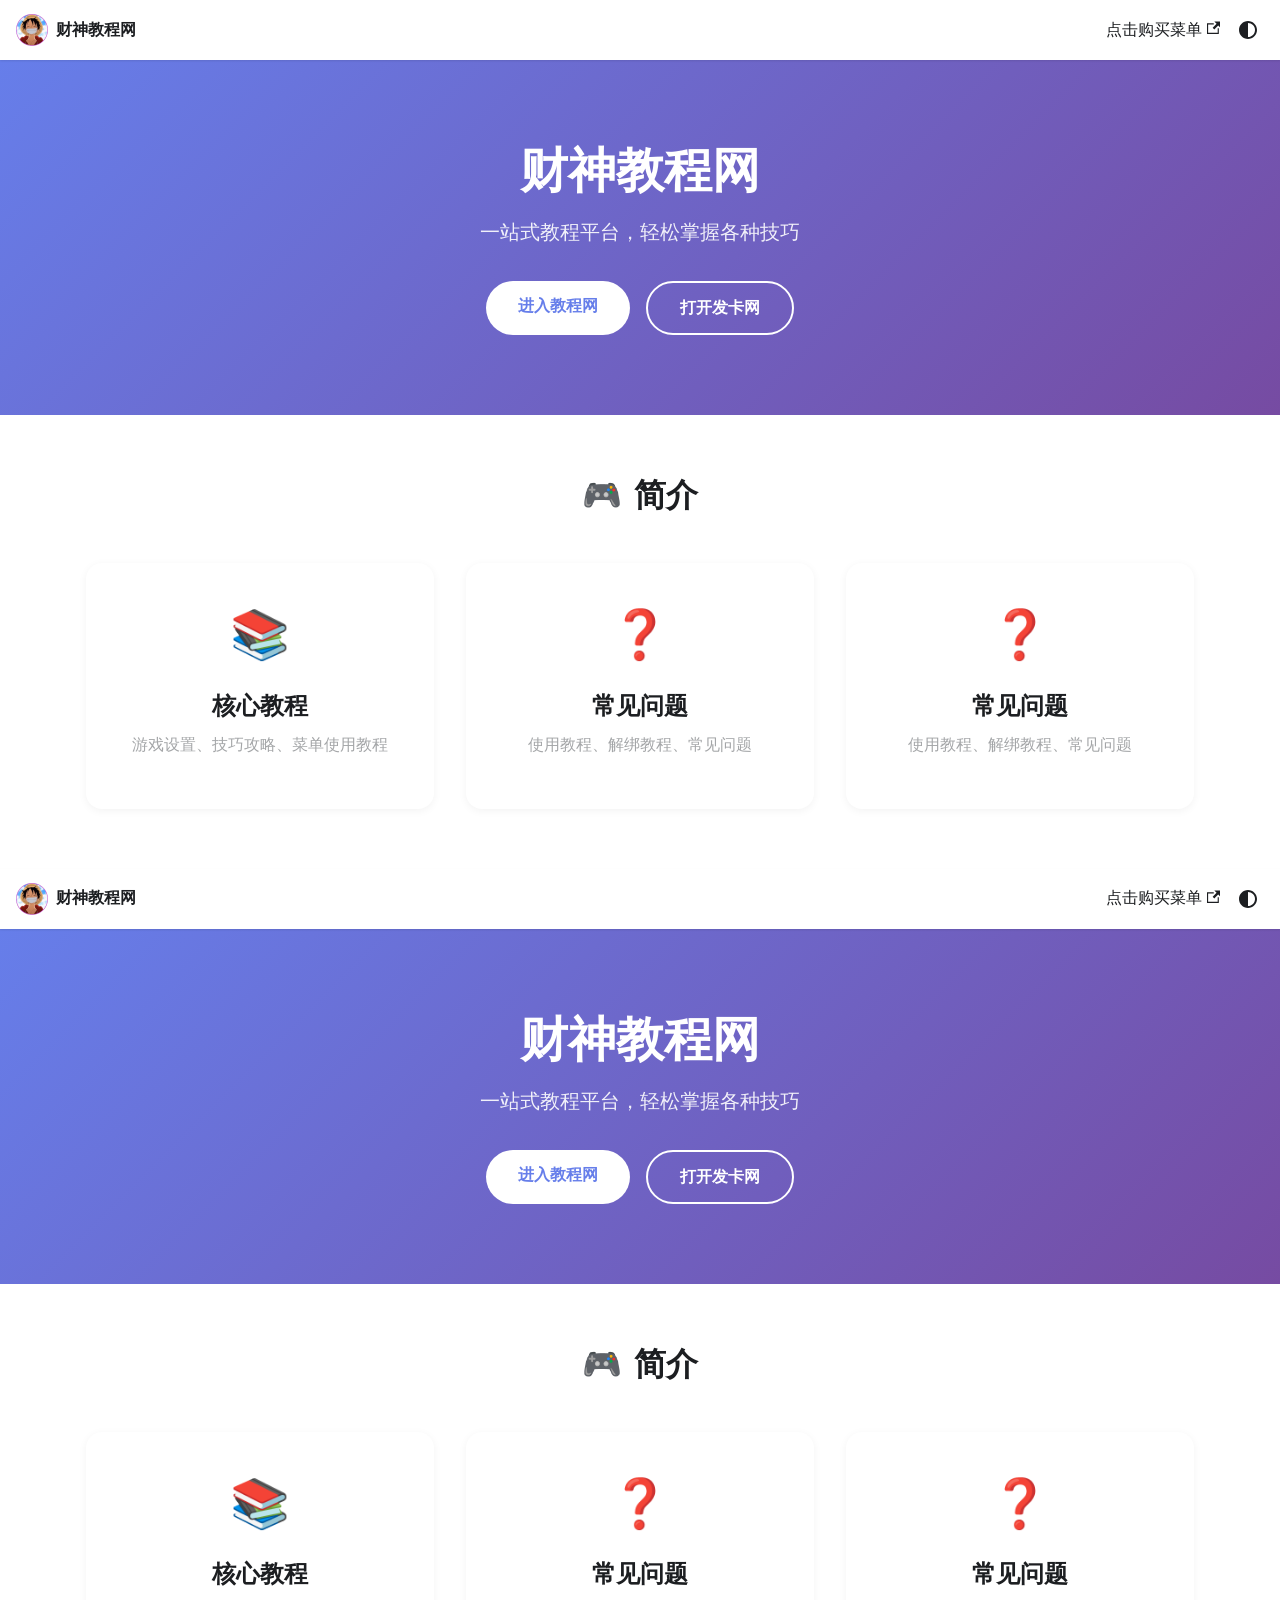
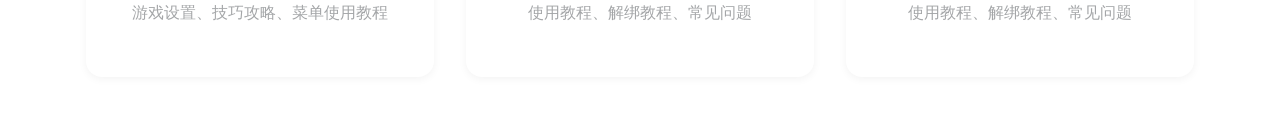
<file: index.html>
<!doctype html><html lang=en dir=ltr class="plugin-pages plugin-id-default" data-has-hydrated=false><head><meta charset=UTF-8><meta name=generator content="Docusaurus v3.10.0"><title data-rh=true>财神教程网</title><meta data-rh=true name=viewport content="width=device-width, initial-scale=1.0"/><meta data-rh=true name=twitter:card content=summary_large_image /><meta data-rh=true property=og:image content=https://docs.xmenu,vip/img/docusaurus-social-card.jpg /><meta data-rh=true name=twitter:image content=https://docs.xmenu,vip/img/docusaurus-social-card.jpg /><meta data-rh=true property=og:url content=https://docs.xmenu,vip/ /><meta data-rh=true property=og:locale content=en /><meta data-rh=true name=docusaurus_locale content=en /><meta data-rh=true name=docusaurus_tag content=default /><meta data-rh=true name=docsearch:language content=en /><meta data-rh=true name=docsearch:docusaurus_tag content=default /><meta data-rh=true property=og:title content=财神教程网 /><meta data-rh=true name=description content=教程网站 /><meta data-rh=true property=og:description content=教程网站 /><link data-rh=true rel=icon href=/img/favicon.ico /><link data-rh=true rel=canonical href=https://docs.xmenu,vip/ /><link data-rh=true rel=alternate href=https://docs.xmenu,vip/ hreflang=en /><link data-rh=true rel=alternate href=https://docs.xmenu,vip/ hreflang=x-default /><script data-rh=true>document.addEventListener("DOMContentLoaded",function(){void 0===window.docusaurus&&insertBanner()});function insertBanner(){var n=document.createElement("div");n.id="__docusaurus-base-url-issue-banner-container",n.innerHTML='\n<div id="__docusaurus-base-url-issue-banner" style="border: thick solid red; background-color: rgb(255, 230, 179); margin: 20px; padding: 20px; font-size: 20px;">\n   <p style="font-weight: bold; font-size: 30px;">Your Docusaurus site did not load properly.</p>\n   <p>A very common reason is a wrong site <a href="https://docusaurus.io/docs/docusaurus.config.js/#baseUrl" style="font-weight: bold;">baseUrl configuration</a>.</p>\n   <p>Current configured baseUrl = <span style="font-weight: bold; color: red;">/</span>  (default value)</p>\n   <p>We suggest trying baseUrl = <span id="__docusaurus-base-url-issue-banner-suggestion-container" style="font-weight: bold; color: green;"></span></p>\n</div>\n',document.body.prepend(n);var e=document.getElementById("__docusaurus-base-url-issue-banner-suggestion-container"),s=window.location.pathname;e.innerHTML="/"===s.substr(-1)?s:s+"/"}</script><link rel=stylesheet href=/assets/css/styles.ab7f8681.css /><script src=/assets/js/runtime~main.5036b785.js defer></script><script src=/assets/js/main.27399aa5.js defer></script></head><body><svg style="display: none;"><defs>
<symbol id=theme-svg-external-link viewBox="0 0 24 24"><path fill=currentColor d="M21 13v10h-21v-19h12v2h-10v15h17v-8h2zm3-12h-10.988l4.035 4-6.977 7.07 2.828 2.828 6.977-7.07 4.125 4.172v-11z"/></symbol>
</defs></svg>
<script>!function(){var t=function(){try{return new URLSearchParams(window.location.search).get("docusaurus-theme")}catch(t){}}()||function(){try{return window.localStorage.getItem("theme-d13")}catch(t){}}();document.documentElement.setAttribute("data-theme",t||(window.matchMedia("(prefers-color-scheme: dark)").matches?"dark":"light")),document.documentElement.setAttribute("data-theme-choice",t||"system")}(),function(){try{for(var[t,e]of new URLSearchParams(window.location.search).entries())if(t.startsWith("docusaurus-data-")){var a=t.replace("docusaurus-data-","data-");document.documentElement.setAttribute(a,e)}}catch(t){}}()</script><div id=__docusaurus><link rel=preload as=image href=/img/favicon.ico /><div role=region aria-label="Skip to main content"><a class=skipToContent_fXgn href=#__docusaurus_skipToContent_fallback>Skip to main content</a></div><nav aria-label=Main class="theme-layout-navbar navbar navbar--fixed-top"><div class=navbar__inner><div class="theme-layout-navbar-left navbar__items"><button aria-label="Toggle navigation bar" aria-expanded=false class="navbar__toggle clean-btn" type=button><svg width=30 height=30 viewBox="0 0 30 30" aria-hidden=true><path stroke=currentColor stroke-linecap=round stroke-miterlimit=10 stroke-width=2 d="M4 7h22M4 15h22M4 23h22"/></svg></button><a class=navbar__brand href=/><div class=navbar__logo><img src=/img/favicon.ico alt="My Site Logo" class="themedComponent_mlkZ themedComponent--light_NVdE"/><img src=/img/favicon.ico alt="My Site Logo" class="themedComponent_mlkZ themedComponent--dark_xIcU"/></div><b class="navbar__title text--truncate">财神教程网</b></a></div><div class="theme-layout-navbar-right navbar__items navbar__items--right"><a href=https://xmenu.vip/ target=_blank rel="noopener noreferrer" class="navbar__item navbar__link">点击购买菜单<svg width=13.5 height=13.5 aria-label="(opens in new tab)" class=iconExternalLink_nPIU><use href=#theme-svg-external-link /></svg></a><div class="toggle_vylO colorModeToggle_DEke"><button class="clean-btn toggleButton_gllP toggleButtonDisabled_aARS" type=button disabled title="system mode" aria-label="Switch between dark and light mode (currently system mode)"><svg viewBox="0 0 24 24" width=24 height=24 aria-hidden=true class="toggleIcon_g3eP lightToggleIcon_pyhR"><path fill=currentColor d="M12,9c1.65,0,3,1.35,3,3s-1.35,3-3,3s-3-1.35-3-3S10.35,9,12,9 M12,7c-2.76,0-5,2.24-5,5s2.24,5,5,5s5-2.24,5-5 S14.76,7,12,7L12,7z M2,13l2,0c0.55,0,1-0.45,1-1s-0.45-1-1-1l-2,0c-0.55,0-1,0.45-1,1S1.45,13,2,13z M20,13l2,0c0.55,0,1-0.45,1-1 s-0.45-1-1-1l-2,0c-0.55,0-1,0.45-1,1S19.45,13,20,13z M11,2v2c0,0.55,0.45,1,1,1s1-0.45,1-1V2c0-0.55-0.45-1-1-1S11,1.45,11,2z M11,20v2c0,0.55,0.45,1,1,1s1-0.45,1-1v-2c0-0.55-0.45-1-1-1C11.45,19,11,19.45,11,20z M5.99,4.58c-0.39-0.39-1.03-0.39-1.41,0 c-0.39,0.39-0.39,1.03,0,1.41l1.06,1.06c0.39,0.39,1.03,0.39,1.41,0s0.39-1.03,0-1.41L5.99,4.58z M18.36,16.95 c-0.39-0.39-1.03-0.39-1.41,0c-0.39,0.39-0.39,1.03,0,1.41l1.06,1.06c0.39,0.39,1.03,0.39,1.41,0c0.39-0.39,0.39-1.03,0-1.41 L18.36,16.95z M19.42,5.99c0.39-0.39,0.39-1.03,0-1.41c-0.39-0.39-1.03-0.39-1.41,0l-1.06,1.06c-0.39,0.39-0.39,1.03,0,1.41 s1.03,0.39,1.41,0L19.42,5.99z M7.05,18.36c0.39-0.39,0.39-1.03,0-1.41c-0.39-0.39-1.03-0.39-1.41,0l-1.06,1.06 c-0.39,0.39-0.39,1.03,0,1.41s1.03,0.39,1.41,0L7.05,18.36z"/></svg><svg viewBox="0 0 24 24" width=24 height=24 aria-hidden=true class="toggleIcon_g3eP darkToggleIcon_wfgR"><path fill=currentColor d="M9.37,5.51C9.19,6.15,9.1,6.82,9.1,7.5c0,4.08,3.32,7.4,7.4,7.4c0.68,0,1.35-0.09,1.99-0.27C17.45,17.19,14.93,19,12,19 c-3.86,0-7-3.14-7-7C5,9.07,6.81,6.55,9.37,5.51z M12,3c-4.97,0-9,4.03-9,9s4.03,9,9,9s9-4.03,9-9c0-0.46-0.04-0.92-0.1-1.36 c-0.98,1.37-2.58,2.26-4.4,2.26c-2.98,0-5.4-2.42-5.4-5.4c0-1.81,0.89-3.42,2.26-4.4C12.92,3.04,12.46,3,12,3L12,3z"/></svg><svg viewBox="0 0 24 24" width=24 height=24 aria-hidden=true class="toggleIcon_g3eP systemToggleIcon_QzmC"><path fill=currentColor d="m12 21c4.971 0 9-4.029 9-9s-4.029-9-9-9-9 4.029-9 9 4.029 9 9 9zm4.95-13.95c1.313 1.313 2.05 3.093 2.05 4.95s-0.738 3.637-2.05 4.95c-1.313 1.313-3.093 2.05-4.95 2.05v-14c1.857 0 3.637 0.737 4.95 2.05z"/></svg></button></div><div class=navbarSearchContainer_Bca1></div></div></div><div role=presentation class=navbar-sidebar__backdrop></div></nav><div id=__docusaurus_skipToContent_fallback class="theme-layout-main main-wrapper mainWrapper_z2l0"><main><div class=welcome-section><div class=container><h1 class=welcome-title>财神教程网</h1><p class=welcome-desc>一站式教程平台，轻松掌握各种技巧<div class=welcome-buttons><a class=btn-primary href=/docs/intro>进入教程网</a><a href=https://xmenu.vip/ target=_blank rel="noopener noreferrer" class=btn-secondary>打开发卡网</a></div></div></div><div class=categories-section><div class=container><h2 class=section-title>🎮 简介</h2><div class=categories-grid><div class=category-card><div class=card-icon>📚</div><h3>核心教程</h3><p>游戏设置、技巧攻略、菜单使用教程</div><div class=category-card><div class=card-icon>❓</div><h3>常见问题</h3><p>使用教程、解绑教程、常见问题</div><div class=category-card><div class=card-icon>❓</div><h3>常见问题</h3><p>使用教程、解绑教程、常见问题</div></div></div></div></main></div></div></body>
</file>
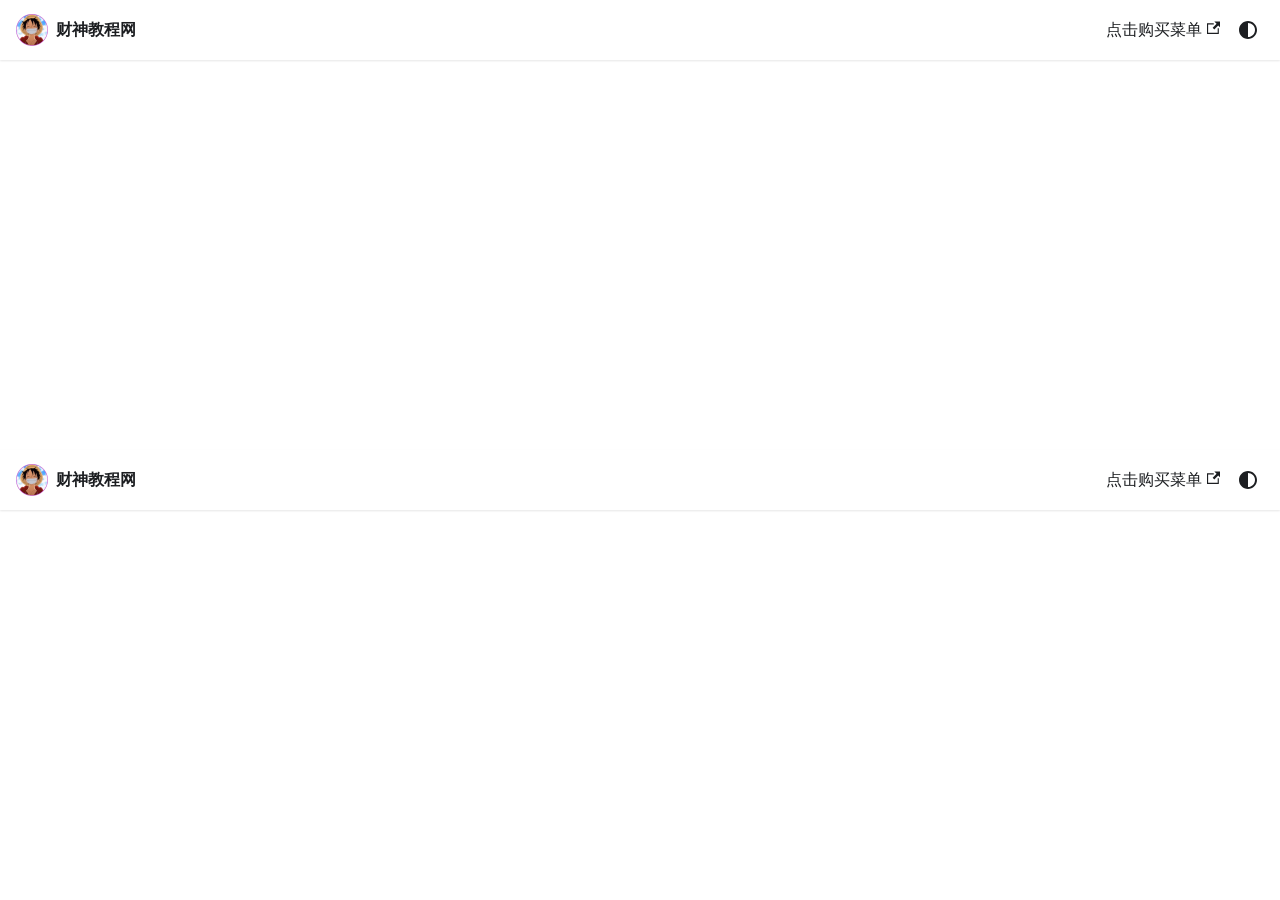
<file: blog/index.html>
<!doctype html><html lang=en dir=ltr class="blog-wrapper blog-list-page plugin-blog plugin-id-default" data-has-hydrated=false><head><meta charset=UTF-8><meta name=generator content="Docusaurus v3.10.0"><title data-rh=true>Blog | 财神教程网</title><meta data-rh=true name=viewport content="width=device-width, initial-scale=1.0"/><meta data-rh=true name=twitter:card content=summary_large_image /><meta data-rh=true property=og:image content=https://docs.xmenu,vip/img/docusaurus-social-card.jpg /><meta data-rh=true name=twitter:image content=https://docs.xmenu,vip/img/docusaurus-social-card.jpg /><meta data-rh=true property=og:url content=https://docs.xmenu,vip/blog /><meta data-rh=true property=og:locale content=en /><meta data-rh=true name=docusaurus_locale content=en /><meta data-rh=true name=docsearch:language content=en /><meta data-rh=true property=og:title content="Blog | 财神教程网"/><meta data-rh=true name=description content=Blog /><meta data-rh=true property=og:description content=Blog /><meta data-rh=true name=docusaurus_tag content=blog_posts_list /><meta data-rh=true name=docsearch:docusaurus_tag content=blog_posts_list /><link data-rh=true rel=icon href=/img/favicon.ico /><link data-rh=true rel=canonical href=https://docs.xmenu,vip/blog /><link data-rh=true rel=alternate href=https://docs.xmenu,vip/blog hreflang=en /><link data-rh=true rel=alternate href=https://docs.xmenu,vip/blog hreflang=x-default /><script data-rh=true type=application/ld+json>{"@context":"https://schema.org","@id":"https://docs.xmenu,vip/blog","@type":"Blog","blogPost":[],"description":"Blog","headline":"Blog","mainEntityOfPage":"https://docs.xmenu,vip/blog"}</script><link rel=stylesheet href=/assets/css/styles.ab7f8681.css /><script src=/assets/js/runtime~main.5036b785.js defer></script><script src=/assets/js/main.27399aa5.js defer></script></head><body><svg style="display: none;"><defs>
<symbol id=theme-svg-external-link viewBox="0 0 24 24"><path fill=currentColor d="M21 13v10h-21v-19h12v2h-10v15h17v-8h2zm3-12h-10.988l4.035 4-6.977 7.07 2.828 2.828 6.977-7.07 4.125 4.172v-11z"/></symbol>
</defs></svg>
<script>!function(){var t=function(){try{return new URLSearchParams(window.location.search).get("docusaurus-theme")}catch(t){}}()||function(){try{return window.localStorage.getItem("theme-d13")}catch(t){}}();document.documentElement.setAttribute("data-theme",t||(window.matchMedia("(prefers-color-scheme: dark)").matches?"dark":"light")),document.documentElement.setAttribute("data-theme-choice",t||"system")}(),function(){try{for(var[t,e]of new URLSearchParams(window.location.search).entries())if(t.startsWith("docusaurus-data-")){var a=t.replace("docusaurus-data-","data-");document.documentElement.setAttribute(a,e)}}catch(t){}}()</script><div id=__docusaurus><link rel=preload as=image href=/img/favicon.ico /><div role=region aria-label="Skip to main content"><a class=skipToContent_fXgn href=#__docusaurus_skipToContent_fallback>Skip to main content</a></div><nav aria-label=Main class="theme-layout-navbar navbar navbar--fixed-top"><div class=navbar__inner><div class="theme-layout-navbar-left navbar__items"><button aria-label="Toggle navigation bar" aria-expanded=false class="navbar__toggle clean-btn" type=button><svg width=30 height=30 viewBox="0 0 30 30" aria-hidden=true><path stroke=currentColor stroke-linecap=round stroke-miterlimit=10 stroke-width=2 d="M4 7h22M4 15h22M4 23h22"/></svg></button><a class=navbar__brand href=/><div class=navbar__logo><img src=/img/favicon.ico alt="My Site Logo" class="themedComponent_mlkZ themedComponent--light_NVdE"/><img src=/img/favicon.ico alt="My Site Logo" class="themedComponent_mlkZ themedComponent--dark_xIcU"/></div><b class="navbar__title text--truncate">财神教程网</b></a></div><div class="theme-layout-navbar-right navbar__items navbar__items--right"><a href=https://xmenu.vip/ target=_blank rel="noopener noreferrer" class="navbar__item navbar__link">点击购买菜单<svg width=13.5 height=13.5 aria-label="(opens in new tab)" class=iconExternalLink_nPIU><use href=#theme-svg-external-link /></svg></a><div class="toggle_vylO colorModeToggle_DEke"><button class="clean-btn toggleButton_gllP toggleButtonDisabled_aARS" type=button disabled title="system mode" aria-label="Switch between dark and light mode (currently system mode)"><svg viewBox="0 0 24 24" width=24 height=24 aria-hidden=true class="toggleIcon_g3eP lightToggleIcon_pyhR"><path fill=currentColor d="M12,9c1.65,0,3,1.35,3,3s-1.35,3-3,3s-3-1.35-3-3S10.35,9,12,9 M12,7c-2.76,0-5,2.24-5,5s2.24,5,5,5s5-2.24,5-5 S14.76,7,12,7L12,7z M2,13l2,0c0.55,0,1-0.45,1-1s-0.45-1-1-1l-2,0c-0.55,0-1,0.45-1,1S1.45,13,2,13z M20,13l2,0c0.55,0,1-0.45,1-1 s-0.45-1-1-1l-2,0c-0.55,0-1,0.45-1,1S19.45,13,20,13z M11,2v2c0,0.55,0.45,1,1,1s1-0.45,1-1V2c0-0.55-0.45-1-1-1S11,1.45,11,2z M11,20v2c0,0.55,0.45,1,1,1s1-0.45,1-1v-2c0-0.55-0.45-1-1-1C11.45,19,11,19.45,11,20z M5.99,4.58c-0.39-0.39-1.03-0.39-1.41,0 c-0.39,0.39-0.39,1.03,0,1.41l1.06,1.06c0.39,0.39,1.03,0.39,1.41,0s0.39-1.03,0-1.41L5.99,4.58z M18.36,16.95 c-0.39-0.39-1.03-0.39-1.41,0c-0.39,0.39-0.39,1.03,0,1.41l1.06,1.06c0.39,0.39,1.03,0.39,1.41,0c0.39-0.39,0.39-1.03,0-1.41 L18.36,16.95z M19.42,5.99c0.39-0.39,0.39-1.03,0-1.41c-0.39-0.39-1.03-0.39-1.41,0l-1.06,1.06c-0.39,0.39-0.39,1.03,0,1.41 s1.03,0.39,1.41,0L19.42,5.99z M7.05,18.36c0.39-0.39,0.39-1.03,0-1.41c-0.39-0.39-1.03-0.39-1.41,0l-1.06,1.06 c-0.39,0.39-0.39,1.03,0,1.41s1.03,0.39,1.41,0L7.05,18.36z"/></svg><svg viewBox="0 0 24 24" width=24 height=24 aria-hidden=true class="toggleIcon_g3eP darkToggleIcon_wfgR"><path fill=currentColor d="M9.37,5.51C9.19,6.15,9.1,6.82,9.1,7.5c0,4.08,3.32,7.4,7.4,7.4c0.68,0,1.35-0.09,1.99-0.27C17.45,17.19,14.93,19,12,19 c-3.86,0-7-3.14-7-7C5,9.07,6.81,6.55,9.37,5.51z M12,3c-4.97,0-9,4.03-9,9s4.03,9,9,9s9-4.03,9-9c0-0.46-0.04-0.92-0.1-1.36 c-0.98,1.37-2.58,2.26-4.4,2.26c-2.98,0-5.4-2.42-5.4-5.4c0-1.81,0.89-3.42,2.26-4.4C12.92,3.04,12.46,3,12,3L12,3z"/></svg><svg viewBox="0 0 24 24" width=24 height=24 aria-hidden=true class="toggleIcon_g3eP systemToggleIcon_QzmC"><path fill=currentColor d="m12 21c4.971 0 9-4.029 9-9s-4.029-9-9-9-9 4.029-9 9 4.029 9 9 9zm4.95-13.95c1.313 1.313 2.05 3.093 2.05 4.95s-0.738 3.637-2.05 4.95c-1.313 1.313-3.093 2.05-4.95 2.05v-14c1.857 0 3.637 0.737 4.95 2.05z"/></svg></button></div><div class=navbarSearchContainer_Bca1></div></div></div><div role=presentation class=navbar-sidebar__backdrop></div></nav><div id=__docusaurus_skipToContent_fallback class="theme-layout-main main-wrapper mainWrapper_z2l0"><div class="container margin-vert--lg"><div class=row><main class="col col--9 col--offset-1"><nav class=pagination-nav aria-label="Blog list page navigation"></nav></main></div></div></div></div></body>
</file>
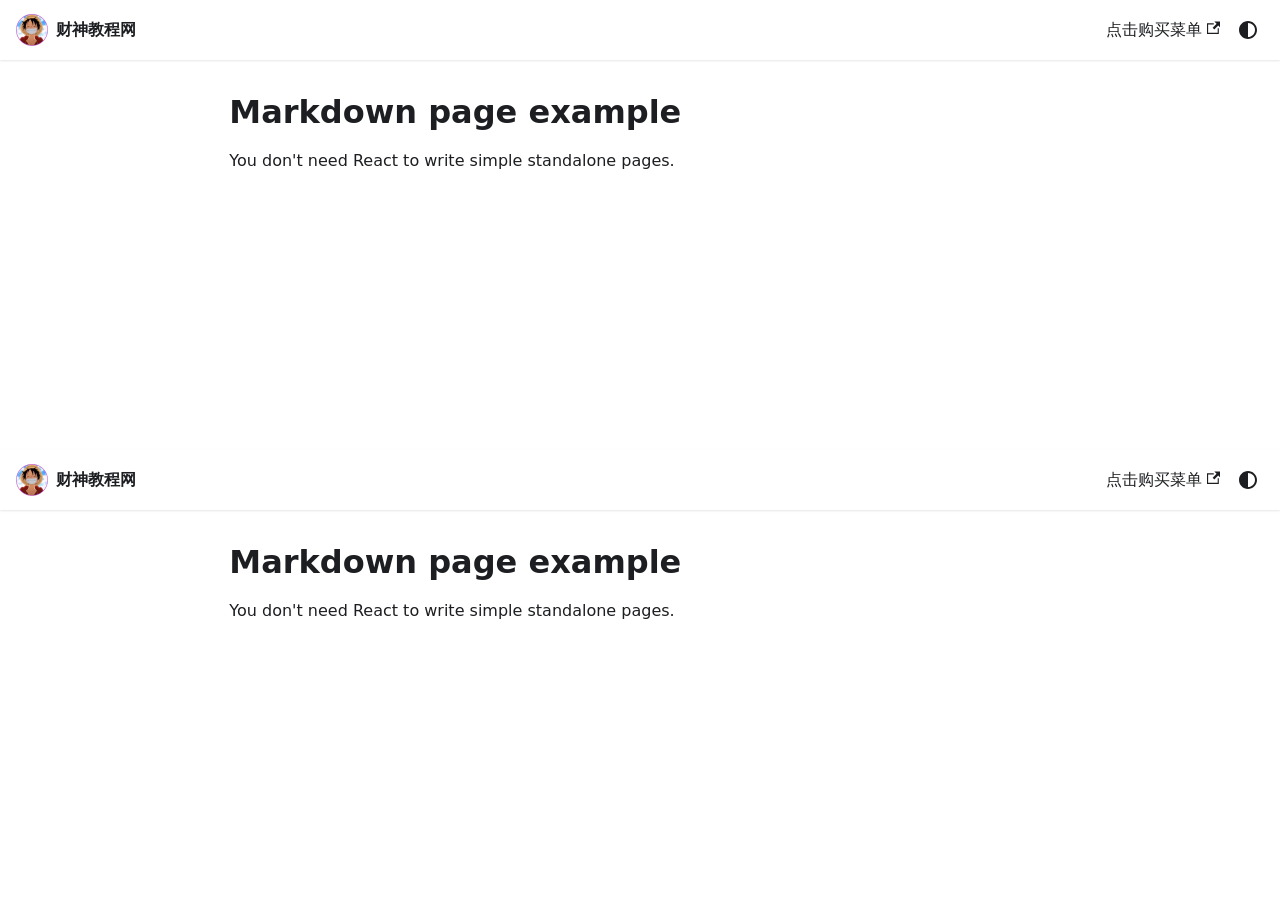
<file: markdown-page/index.html>
<!doctype html><html lang=en dir=ltr class="mdx-wrapper mdx-page plugin-pages plugin-id-default" data-has-hydrated=false><head><meta charset=UTF-8><meta name=generator content="Docusaurus v3.10.0"><title data-rh=true>Markdown page example | 财神教程网</title><meta data-rh=true name=viewport content="width=device-width, initial-scale=1.0"/><meta data-rh=true name=twitter:card content=summary_large_image /><meta data-rh=true property=og:image content=https://docs.xmenu,vip/img/docusaurus-social-card.jpg /><meta data-rh=true name=twitter:image content=https://docs.xmenu,vip/img/docusaurus-social-card.jpg /><meta data-rh=true property=og:url content=https://docs.xmenu,vip/markdown-page /><meta data-rh=true property=og:locale content=en /><meta data-rh=true name=docusaurus_locale content=en /><meta data-rh=true name=docusaurus_tag content=default /><meta data-rh=true name=docsearch:language content=en /><meta data-rh=true name=docsearch:docusaurus_tag content=default /><meta data-rh=true property=og:title content="Markdown page example | 财神教程网"/><meta data-rh=true name=description content="You don't need React to write simple standalone pages."/><meta data-rh=true property=og:description content="You don't need React to write simple standalone pages."/><link data-rh=true rel=icon href=/img/favicon.ico /><link data-rh=true rel=canonical href=https://docs.xmenu,vip/markdown-page /><link data-rh=true rel=alternate href=https://docs.xmenu,vip/markdown-page hreflang=en /><link data-rh=true rel=alternate href=https://docs.xmenu,vip/markdown-page hreflang=x-default /><link rel=stylesheet href=/assets/css/styles.ab7f8681.css /><script src=/assets/js/runtime~main.5036b785.js defer></script><script src=/assets/js/main.27399aa5.js defer></script></head><body><svg style="display: none;"><defs>
<symbol id=theme-svg-external-link viewBox="0 0 24 24"><path fill=currentColor d="M21 13v10h-21v-19h12v2h-10v15h17v-8h2zm3-12h-10.988l4.035 4-6.977 7.07 2.828 2.828 6.977-7.07 4.125 4.172v-11z"/></symbol>
</defs></svg>
<script>!function(){var t=function(){try{return new URLSearchParams(window.location.search).get("docusaurus-theme")}catch(t){}}()||function(){try{return window.localStorage.getItem("theme-d13")}catch(t){}}();document.documentElement.setAttribute("data-theme",t||(window.matchMedia("(prefers-color-scheme: dark)").matches?"dark":"light")),document.documentElement.setAttribute("data-theme-choice",t||"system")}(),function(){try{for(var[t,e]of new URLSearchParams(window.location.search).entries())if(t.startsWith("docusaurus-data-")){var a=t.replace("docusaurus-data-","data-");document.documentElement.setAttribute(a,e)}}catch(t){}}()</script><div id=__docusaurus><link rel=preload as=image href=/img/favicon.ico /><div role=region aria-label="Skip to main content"><a class=skipToContent_fXgn href=#__docusaurus_skipToContent_fallback>Skip to main content</a></div><nav aria-label=Main class="theme-layout-navbar navbar navbar--fixed-top"><div class=navbar__inner><div class="theme-layout-navbar-left navbar__items"><button aria-label="Toggle navigation bar" aria-expanded=false class="navbar__toggle clean-btn" type=button><svg width=30 height=30 viewBox="0 0 30 30" aria-hidden=true><path stroke=currentColor stroke-linecap=round stroke-miterlimit=10 stroke-width=2 d="M4 7h22M4 15h22M4 23h22"/></svg></button><a class=navbar__brand href=/><div class=navbar__logo><img src=/img/favicon.ico alt="My Site Logo" class="themedComponent_mlkZ themedComponent--light_NVdE"/><img src=/img/favicon.ico alt="My Site Logo" class="themedComponent_mlkZ themedComponent--dark_xIcU"/></div><b class="navbar__title text--truncate">财神教程网</b></a></div><div class="theme-layout-navbar-right navbar__items navbar__items--right"><a href=https://xmenu.vip/ target=_blank rel="noopener noreferrer" class="navbar__item navbar__link">点击购买菜单<svg width=13.5 height=13.5 aria-label="(opens in new tab)" class=iconExternalLink_nPIU><use href=#theme-svg-external-link /></svg></a><div class="toggle_vylO colorModeToggle_DEke"><button class="clean-btn toggleButton_gllP toggleButtonDisabled_aARS" type=button disabled title="system mode" aria-label="Switch between dark and light mode (currently system mode)"><svg viewBox="0 0 24 24" width=24 height=24 aria-hidden=true class="toggleIcon_g3eP lightToggleIcon_pyhR"><path fill=currentColor d="M12,9c1.65,0,3,1.35,3,3s-1.35,3-3,3s-3-1.35-3-3S10.35,9,12,9 M12,7c-2.76,0-5,2.24-5,5s2.24,5,5,5s5-2.24,5-5 S14.76,7,12,7L12,7z M2,13l2,0c0.55,0,1-0.45,1-1s-0.45-1-1-1l-2,0c-0.55,0-1,0.45-1,1S1.45,13,2,13z M20,13l2,0c0.55,0,1-0.45,1-1 s-0.45-1-1-1l-2,0c-0.55,0-1,0.45-1,1S19.45,13,20,13z M11,2v2c0,0.55,0.45,1,1,1s1-0.45,1-1V2c0-0.55-0.45-1-1-1S11,1.45,11,2z M11,20v2c0,0.55,0.45,1,1,1s1-0.45,1-1v-2c0-0.55-0.45-1-1-1C11.45,19,11,19.45,11,20z M5.99,4.58c-0.39-0.39-1.03-0.39-1.41,0 c-0.39,0.39-0.39,1.03,0,1.41l1.06,1.06c0.39,0.39,1.03,0.39,1.41,0s0.39-1.03,0-1.41L5.99,4.58z M18.36,16.95 c-0.39-0.39-1.03-0.39-1.41,0c-0.39,0.39-0.39,1.03,0,1.41l1.06,1.06c0.39,0.39,1.03,0.39,1.41,0c0.39-0.39,0.39-1.03,0-1.41 L18.36,16.95z M19.42,5.99c0.39-0.39,0.39-1.03,0-1.41c-0.39-0.39-1.03-0.39-1.41,0l-1.06,1.06c-0.39,0.39-0.39,1.03,0,1.41 s1.03,0.39,1.41,0L19.42,5.99z M7.05,18.36c0.39-0.39,0.39-1.03,0-1.41c-0.39-0.39-1.03-0.39-1.41,0l-1.06,1.06 c-0.39,0.39-0.39,1.03,0,1.41s1.03,0.39,1.41,0L7.05,18.36z"/></svg><svg viewBox="0 0 24 24" width=24 height=24 aria-hidden=true class="toggleIcon_g3eP darkToggleIcon_wfgR"><path fill=currentColor d="M9.37,5.51C9.19,6.15,9.1,6.82,9.1,7.5c0,4.08,3.32,7.4,7.4,7.4c0.68,0,1.35-0.09,1.99-0.27C17.45,17.19,14.93,19,12,19 c-3.86,0-7-3.14-7-7C5,9.07,6.81,6.55,9.37,5.51z M12,3c-4.97,0-9,4.03-9,9s4.03,9,9,9s9-4.03,9-9c0-0.46-0.04-0.92-0.1-1.36 c-0.98,1.37-2.58,2.26-4.4,2.26c-2.98,0-5.4-2.42-5.4-5.4c0-1.81,0.89-3.42,2.26-4.4C12.92,3.04,12.46,3,12,3L12,3z"/></svg><svg viewBox="0 0 24 24" width=24 height=24 aria-hidden=true class="toggleIcon_g3eP systemToggleIcon_QzmC"><path fill=currentColor d="m12 21c4.971 0 9-4.029 9-9s-4.029-9-9-9-9 4.029-9 9 4.029 9 9 9zm4.95-13.95c1.313 1.313 2.05 3.093 2.05 4.95s-0.738 3.637-2.05 4.95c-1.313 1.313-3.093 2.05-4.95 2.05v-14c1.857 0 3.637 0.737 4.95 2.05z"/></svg></button></div><div class=navbarSearchContainer_Bca1></div></div></div><div role=presentation class=navbar-sidebar__backdrop></div></nav><div id=__docusaurus_skipToContent_fallback class="theme-layout-main main-wrapper mainWrapper_z2l0"><main class="container container--fluid margin-vert--lg"><div class="row mdxPageWrapper_j9I6"><div class="col col--8"><article><header><h1>Markdown page example</h1></header>
<p>You don't need React to write simple standalone pages.</article></div></div></main></div></div></body>
</file>
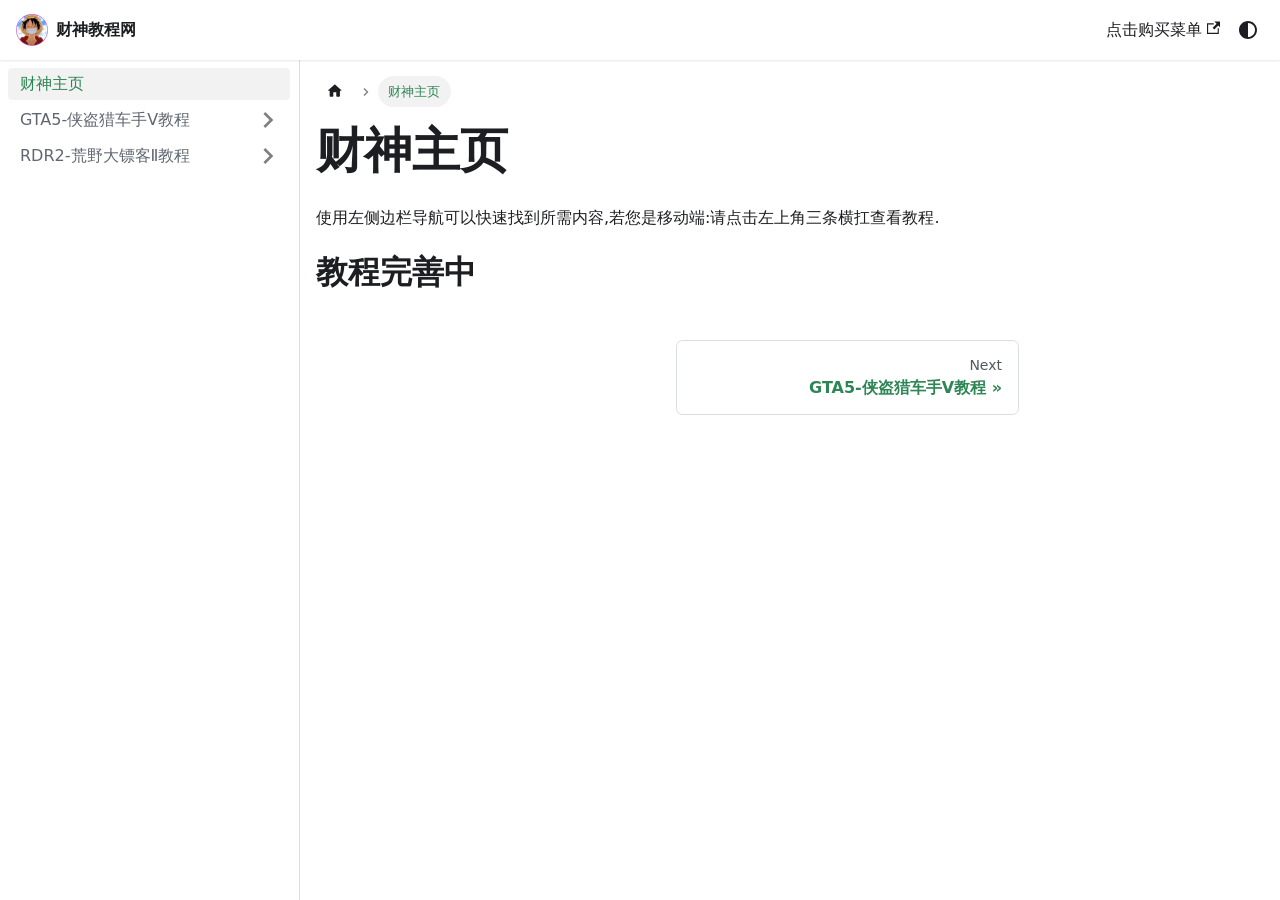
<file: docs/intro/index.html>
<!doctype html><html lang=en dir=ltr class="docs-wrapper plugin-docs plugin-id-default docs-version-current docs-doc-page docs-doc-id-intro" data-has-hydrated=false><head><meta charset=UTF-8><meta name=generator content="Docusaurus v3.10.0"><title data-rh=true>财神主页 | 财神教程网</title><meta data-rh=true name=viewport content="width=device-width, initial-scale=1.0"/><meta data-rh=true name=twitter:card content=summary_large_image /><meta data-rh=true property=og:image content=https://docs.xmenu,vip/img/docusaurus-social-card.jpg /><meta data-rh=true name=twitter:image content=https://docs.xmenu,vip/img/docusaurus-social-card.jpg /><meta data-rh=true property=og:url content=https://docs.xmenu,vip/docs/intro /><meta data-rh=true property=og:locale content=en /><meta data-rh=true name=docusaurus_locale content=en /><meta data-rh=true name=docsearch:language content=en /><meta data-rh=true name=docusaurus_version content=current /><meta data-rh=true name=docusaurus_tag content=docs-default-current /><meta data-rh=true name=docsearch:version content=current /><meta data-rh=true name=docsearch:docusaurus_tag content=docs-default-current /><meta data-rh=true property=og:title content="财神主页 | 财神教程网"/><meta data-rh=true name=description content=使用左侧边栏导航可以快速找到所需内容,若您是移动端:请点击左上角三条横扛查看教程. /><meta data-rh=true property=og:description content=使用左侧边栏导航可以快速找到所需内容,若您是移动端:请点击左上角三条横扛查看教程. /><link data-rh=true rel=icon href=/img/favicon.ico /><link data-rh=true rel=canonical href=https://docs.xmenu,vip/docs/intro /><link data-rh=true rel=alternate href=https://docs.xmenu,vip/docs/intro hreflang=en /><link data-rh=true rel=alternate href=https://docs.xmenu,vip/docs/intro hreflang=x-default /><script data-rh=true type=application/ld+json>{"@context":"https://schema.org","@type":"BreadcrumbList","itemListElement":[{"@type":"ListItem","item":"https://docs.xmenu,vip/docs/intro","name":"财神主页","position":1}]}</script><link rel=stylesheet href=/assets/css/styles.ab7f8681.css /><script src=/assets/js/runtime~main.5036b785.js defer></script><script src=/assets/js/main.27399aa5.js defer></script></head><body><svg style="display: none;"><defs>
<symbol id=theme-svg-external-link viewBox="0 0 24 24"><path fill=currentColor d="M21 13v10h-21v-19h12v2h-10v15h17v-8h2zm3-12h-10.988l4.035 4-6.977 7.07 2.828 2.828 6.977-7.07 4.125 4.172v-11z"/></symbol>
</defs></svg>
<script>!function(){var t=function(){try{return new URLSearchParams(window.location.search).get("docusaurus-theme")}catch(t){}}()||function(){try{return window.localStorage.getItem("theme-d13")}catch(t){}}();document.documentElement.setAttribute("data-theme",t||(window.matchMedia("(prefers-color-scheme: dark)").matches?"dark":"light")),document.documentElement.setAttribute("data-theme-choice",t||"system")}(),function(){try{for(var[t,e]of new URLSearchParams(window.location.search).entries())if(t.startsWith("docusaurus-data-")){var a=t.replace("docusaurus-data-","data-");document.documentElement.setAttribute(a,e)}}catch(t){}}()</script><div id=__docusaurus><link rel=preload as=image href=/img/favicon.ico /><div role=region aria-label="Skip to main content"><a class=skipToContent_fXgn href=#__docusaurus_skipToContent_fallback>Skip to main content</a></div><nav aria-label=Main class="theme-layout-navbar navbar navbar--fixed-top"><div class=navbar__inner><div class="theme-layout-navbar-left navbar__items"><button aria-label="Toggle navigation bar" aria-expanded=false class="navbar__toggle clean-btn" type=button><svg width=30 height=30 viewBox="0 0 30 30" aria-hidden=true><path stroke=currentColor stroke-linecap=round stroke-miterlimit=10 stroke-width=2 d="M4 7h22M4 15h22M4 23h22"/></svg></button><a class=navbar__brand href=/><div class=navbar__logo><img src=/img/favicon.ico alt="My Site Logo" class="themedComponent_mlkZ themedComponent--light_NVdE"/><img src=/img/favicon.ico alt="My Site Logo" class="themedComponent_mlkZ themedComponent--dark_xIcU"/></div><b class="navbar__title text--truncate">财神教程网</b></a></div><div class="theme-layout-navbar-right navbar__items navbar__items--right"><a href=https://xmenu.vip/ target=_blank rel="noopener noreferrer" class="navbar__item navbar__link">点击购买菜单<svg width=13.5 height=13.5 aria-label="(opens in new tab)" class=iconExternalLink_nPIU><use href=#theme-svg-external-link /></svg></a><div class="toggle_vylO colorModeToggle_DEke"><button class="clean-btn toggleButton_gllP toggleButtonDisabled_aARS" type=button disabled title="system mode" aria-label="Switch between dark and light mode (currently system mode)"><svg viewBox="0 0 24 24" width=24 height=24 aria-hidden=true class="toggleIcon_g3eP lightToggleIcon_pyhR"><path fill=currentColor d="M12,9c1.65,0,3,1.35,3,3s-1.35,3-3,3s-3-1.35-3-3S10.35,9,12,9 M12,7c-2.76,0-5,2.24-5,5s2.24,5,5,5s5-2.24,5-5 S14.76,7,12,7L12,7z M2,13l2,0c0.55,0,1-0.45,1-1s-0.45-1-1-1l-2,0c-0.55,0-1,0.45-1,1S1.45,13,2,13z M20,13l2,0c0.55,0,1-0.45,1-1 s-0.45-1-1-1l-2,0c-0.55,0-1,0.45-1,1S19.45,13,20,13z M11,2v2c0,0.55,0.45,1,1,1s1-0.45,1-1V2c0-0.55-0.45-1-1-1S11,1.45,11,2z M11,20v2c0,0.55,0.45,1,1,1s1-0.45,1-1v-2c0-0.55-0.45-1-1-1C11.45,19,11,19.45,11,20z M5.99,4.58c-0.39-0.39-1.03-0.39-1.41,0 c-0.39,0.39-0.39,1.03,0,1.41l1.06,1.06c0.39,0.39,1.03,0.39,1.41,0s0.39-1.03,0-1.41L5.99,4.58z M18.36,16.95 c-0.39-0.39-1.03-0.39-1.41,0c-0.39,0.39-0.39,1.03,0,1.41l1.06,1.06c0.39,0.39,1.03,0.39,1.41,0c0.39-0.39,0.39-1.03,0-1.41 L18.36,16.95z M19.42,5.99c0.39-0.39,0.39-1.03,0-1.41c-0.39-0.39-1.03-0.39-1.41,0l-1.06,1.06c-0.39,0.39-0.39,1.03,0,1.41 s1.03,0.39,1.41,0L19.42,5.99z M7.05,18.36c0.39-0.39,0.39-1.03,0-1.41c-0.39-0.39-1.03-0.39-1.41,0l-1.06,1.06 c-0.39,0.39-0.39,1.03,0,1.41s1.03,0.39,1.41,0L7.05,18.36z"/></svg><svg viewBox="0 0 24 24" width=24 height=24 aria-hidden=true class="toggleIcon_g3eP darkToggleIcon_wfgR"><path fill=currentColor d="M9.37,5.51C9.19,6.15,9.1,6.82,9.1,7.5c0,4.08,3.32,7.4,7.4,7.4c0.68,0,1.35-0.09,1.99-0.27C17.45,17.19,14.93,19,12,19 c-3.86,0-7-3.14-7-7C5,9.07,6.81,6.55,9.37,5.51z M12,3c-4.97,0-9,4.03-9,9s4.03,9,9,9s9-4.03,9-9c0-0.46-0.04-0.92-0.1-1.36 c-0.98,1.37-2.58,2.26-4.4,2.26c-2.98,0-5.4-2.42-5.4-5.4c0-1.81,0.89-3.42,2.26-4.4C12.92,3.04,12.46,3,12,3L12,3z"/></svg><svg viewBox="0 0 24 24" width=24 height=24 aria-hidden=true class="toggleIcon_g3eP systemToggleIcon_QzmC"><path fill=currentColor d="m12 21c4.971 0 9-4.029 9-9s-4.029-9-9-9-9 4.029-9 9 4.029 9 9 9zm4.95-13.95c1.313 1.313 2.05 3.093 2.05 4.95s-0.738 3.637-2.05 4.95c-1.313 1.313-3.093 2.05-4.95 2.05v-14c1.857 0 3.637 0.737 4.95 2.05z"/></svg></button></div><div class=navbarSearchContainer_Bca1></div></div></div><div role=presentation class=navbar-sidebar__backdrop></div></nav><div id=__docusaurus_skipToContent_fallback class="theme-layout-main main-wrapper mainWrapper_z2l0"><div class=docsWrapper_hBAB><button aria-label="Scroll back to top" class="clean-btn theme-back-to-top-button backToTopButton_sjWU" type=button></button><div class=docRoot_UBD9><aside class="theme-doc-sidebar-container docSidebarContainer_YfHR"><div class=sidebarViewport_aRkj><div class=sidebar_njMd><nav aria-label="Docs sidebar" class="menu thin-scrollbar menu_SIkG"><ul class="theme-doc-sidebar-menu menu__list"><li class="theme-doc-sidebar-item-link theme-doc-sidebar-item-link-level-1 menu__list-item"><a class="menu__link menu__link--active" aria-current=page href=/docs/intro><span title=财神主页 class=linkLabel_WmDU>财神主页</span></a><li class="theme-doc-sidebar-item-category theme-doc-sidebar-item-category-level-1 menu__list-item menu__list-item--collapsed"><div class=menu__list-item-collapsible><a class="categoryLink_byQd menu__link menu__link--sublist" href=/docs/category/gta5-侠盗猎车手ⅴ教程><span title=GTA5-侠盗猎车手Ⅴ教程 class=categoryLinkLabel_W154>GTA5-侠盗猎车手Ⅴ教程</span></a><button aria-label="Expand sidebar category 'GTA5-侠盗猎车手Ⅴ教程'" aria-expanded=false type=button class="clean-btn menu__caret"></button></div><li class="theme-doc-sidebar-item-category theme-doc-sidebar-item-category-level-1 menu__list-item menu__list-item--collapsed"><div class=menu__list-item-collapsible><a class="categoryLink_byQd menu__link menu__link--sublist" href=/docs/category/rdr2-荒野大镖客ⅱ教程><span title=RDR2-荒野大镖客Ⅱ教程 class=categoryLinkLabel_W154>RDR2-荒野大镖客Ⅱ教程</span></a><button aria-label="Expand sidebar category 'RDR2-荒野大镖客Ⅱ教程'" aria-expanded=false type=button class="clean-btn menu__caret"></button></div></ul></nav></div></div></aside><main class=docMainContainer_TBSr><div class="container padding-top--md padding-bottom--lg"><div class=row><div class="col docItemCol_VOVn"><div class=docItemContainer_Djhp><article><nav class="theme-doc-breadcrumbs breadcrumbsContainer_Z_bl" aria-label=Breadcrumbs><ul class=breadcrumbs><li class=breadcrumbs__item><a aria-label="Home page" class=breadcrumbs__link href=/><svg viewBox="0 0 24 24" class=breadcrumbHomeIcon_YNFT><path d="M10 19v-5h4v5c0 .55.45 1 1 1h3c.55 0 1-.45 1-1v-7h1.7c.46 0 .68-.57.33-.87L12.67 3.6c-.38-.34-.96-.34-1.34 0l-8.36 7.53c-.34.3-.13.87.33.87H5v7c0 .55.45 1 1 1h3c.55 0 1-.45 1-1z" fill=currentColor /></svg></a><li class="breadcrumbs__item breadcrumbs__item--active"><span class=breadcrumbs__link>财神主页</span></ul></nav><div class="theme-doc-markdown markdown"><header><h1>财神主页</h1></header>
<p>使用左侧边栏导航可以快速找到所需内容,若您是移动端:请点击左上角三条横扛查看教程.</p>
<h1>教程完善中</h1></div></article><nav class="docusaurus-mt-lg pagination-nav" aria-label="Docs pages"><a class="pagination-nav__link pagination-nav__link--next" href=/docs/category/gta5-侠盗猎车手ⅴ教程><div class=pagination-nav__sublabel>Next</div><div class=pagination-nav__label>GTA5-侠盗猎车手Ⅴ教程</div></a></nav></div></div></div></div></main></div></div></div></div></body>
</file>
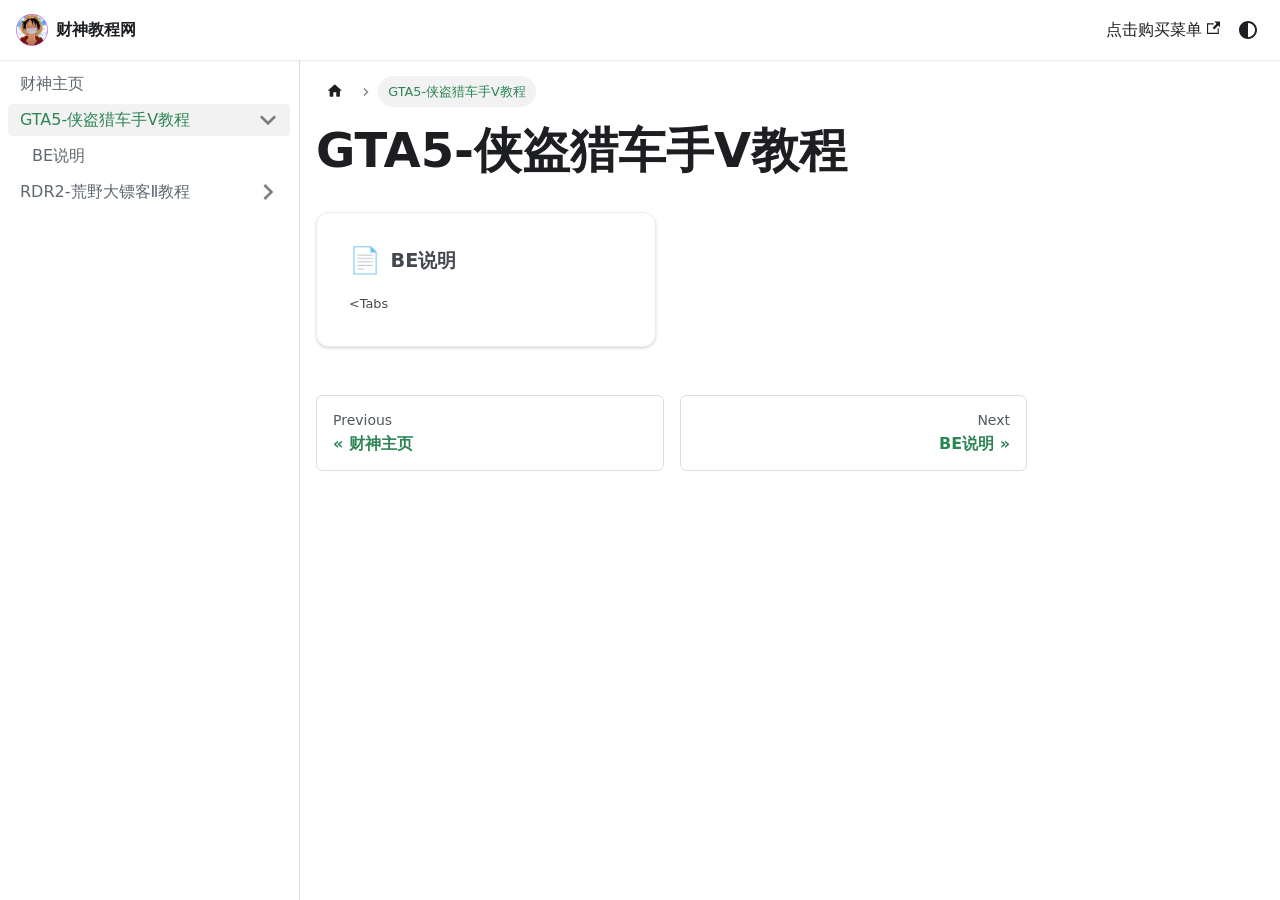
<file: docs/category/gta5-侠盗猎车手ⅴ教程/index.html>
<!doctype html><html lang=en dir=ltr class="docs-wrapper plugin-docs plugin-id-default docs-version-current docs-doc-page" data-has-hydrated=false><head><meta charset=UTF-8><meta name=generator content="Docusaurus v3.10.0"><title data-rh=true>GTA5-侠盗猎车手Ⅴ教程 | 财神教程网</title><meta data-rh=true name=viewport content="width=device-width, initial-scale=1.0"/><meta data-rh=true name=twitter:card content=summary_large_image /><meta data-rh=true property=og:image content=https://docs.xmenu,vip/img/docusaurus-social-card.jpg /><meta data-rh=true name=twitter:image content=https://docs.xmenu,vip/img/docusaurus-social-card.jpg /><meta data-rh=true property=og:url content=https://docs.xmenu,vip/docs/category/gta5-侠盗猎车手ⅴ教程 /><meta data-rh=true property=og:locale content=en /><meta data-rh=true name=docusaurus_locale content=en /><meta data-rh=true name=docsearch:language content=en /><meta data-rh=true name=docusaurus_version content=current /><meta data-rh=true name=docusaurus_tag content=docs-default-current /><meta data-rh=true name=docsearch:version content=current /><meta data-rh=true name=docsearch:docusaurus_tag content=docs-default-current /><meta data-rh=true property=og:title content="GTA5-侠盗猎车手Ⅴ教程 | 财神教程网"/><link data-rh=true rel=icon href=/img/favicon.ico /><link data-rh=true rel=canonical href=https://docs.xmenu,vip/docs/category/gta5-侠盗猎车手ⅴ教程 /><link data-rh=true rel=alternate href=https://docs.xmenu,vip/docs/category/gta5-侠盗猎车手ⅴ教程 hreflang=en /><link data-rh=true rel=alternate href=https://docs.xmenu,vip/docs/category/gta5-侠盗猎车手ⅴ教程 hreflang=x-default /><script data-rh=true type=application/ld+json>{"@context":"https://schema.org","@type":"BreadcrumbList","itemListElement":[{"@type":"ListItem","item":"https://docs.xmenu,vip/docs/category/gta5-侠盗猎车手ⅴ教程","name":"GTA5-侠盗猎车手Ⅴ教程","position":1}]}</script><link rel=stylesheet href=/assets/css/styles.ab7f8681.css /><script src=/assets/js/runtime~main.5036b785.js defer></script><script src=/assets/js/main.27399aa5.js defer></script></head><body><svg style="display: none;"><defs>
<symbol id=theme-svg-external-link viewBox="0 0 24 24"><path fill=currentColor d="M21 13v10h-21v-19h12v2h-10v15h17v-8h2zm3-12h-10.988l4.035 4-6.977 7.07 2.828 2.828 6.977-7.07 4.125 4.172v-11z"/></symbol>
</defs></svg>
<script>!function(){var t=function(){try{return new URLSearchParams(window.location.search).get("docusaurus-theme")}catch(t){}}()||function(){try{return window.localStorage.getItem("theme-d13")}catch(t){}}();document.documentElement.setAttribute("data-theme",t||(window.matchMedia("(prefers-color-scheme: dark)").matches?"dark":"light")),document.documentElement.setAttribute("data-theme-choice",t||"system")}(),function(){try{for(var[t,e]of new URLSearchParams(window.location.search).entries())if(t.startsWith("docusaurus-data-")){var a=t.replace("docusaurus-data-","data-");document.documentElement.setAttribute(a,e)}}catch(t){}}()</script><div id=__docusaurus><link rel=preload as=image href=/img/favicon.ico /><div role=region aria-label="Skip to main content"><a class=skipToContent_fXgn href=#__docusaurus_skipToContent_fallback>Skip to main content</a></div><nav aria-label=Main class="theme-layout-navbar navbar navbar--fixed-top"><div class=navbar__inner><div class="theme-layout-navbar-left navbar__items"><button aria-label="Toggle navigation bar" aria-expanded=false class="navbar__toggle clean-btn" type=button><svg width=30 height=30 viewBox="0 0 30 30" aria-hidden=true><path stroke=currentColor stroke-linecap=round stroke-miterlimit=10 stroke-width=2 d="M4 7h22M4 15h22M4 23h22"/></svg></button><a class=navbar__brand href=/><div class=navbar__logo><img src=/img/favicon.ico alt="My Site Logo" class="themedComponent_mlkZ themedComponent--light_NVdE"/><img src=/img/favicon.ico alt="My Site Logo" class="themedComponent_mlkZ themedComponent--dark_xIcU"/></div><b class="navbar__title text--truncate">财神教程网</b></a></div><div class="theme-layout-navbar-right navbar__items navbar__items--right"><a href=https://xmenu.vip/ target=_blank rel="noopener noreferrer" class="navbar__item navbar__link">点击购买菜单<svg width=13.5 height=13.5 aria-label="(opens in new tab)" class=iconExternalLink_nPIU><use href=#theme-svg-external-link /></svg></a><div class="toggle_vylO colorModeToggle_DEke"><button class="clean-btn toggleButton_gllP toggleButtonDisabled_aARS" type=button disabled title="system mode" aria-label="Switch between dark and light mode (currently system mode)"><svg viewBox="0 0 24 24" width=24 height=24 aria-hidden=true class="toggleIcon_g3eP lightToggleIcon_pyhR"><path fill=currentColor d="M12,9c1.65,0,3,1.35,3,3s-1.35,3-3,3s-3-1.35-3-3S10.35,9,12,9 M12,7c-2.76,0-5,2.24-5,5s2.24,5,5,5s5-2.24,5-5 S14.76,7,12,7L12,7z M2,13l2,0c0.55,0,1-0.45,1-1s-0.45-1-1-1l-2,0c-0.55,0-1,0.45-1,1S1.45,13,2,13z M20,13l2,0c0.55,0,1-0.45,1-1 s-0.45-1-1-1l-2,0c-0.55,0-1,0.45-1,1S19.45,13,20,13z M11,2v2c0,0.55,0.45,1,1,1s1-0.45,1-1V2c0-0.55-0.45-1-1-1S11,1.45,11,2z M11,20v2c0,0.55,0.45,1,1,1s1-0.45,1-1v-2c0-0.55-0.45-1-1-1C11.45,19,11,19.45,11,20z M5.99,4.58c-0.39-0.39-1.03-0.39-1.41,0 c-0.39,0.39-0.39,1.03,0,1.41l1.06,1.06c0.39,0.39,1.03,0.39,1.41,0s0.39-1.03,0-1.41L5.99,4.58z M18.36,16.95 c-0.39-0.39-1.03-0.39-1.41,0c-0.39,0.39-0.39,1.03,0,1.41l1.06,1.06c0.39,0.39,1.03,0.39,1.41,0c0.39-0.39,0.39-1.03,0-1.41 L18.36,16.95z M19.42,5.99c0.39-0.39,0.39-1.03,0-1.41c-0.39-0.39-1.03-0.39-1.41,0l-1.06,1.06c-0.39,0.39-0.39,1.03,0,1.41 s1.03,0.39,1.41,0L19.42,5.99z M7.05,18.36c0.39-0.39,0.39-1.03,0-1.41c-0.39-0.39-1.03-0.39-1.41,0l-1.06,1.06 c-0.39,0.39-0.39,1.03,0,1.41s1.03,0.39,1.41,0L7.05,18.36z"/></svg><svg viewBox="0 0 24 24" width=24 height=24 aria-hidden=true class="toggleIcon_g3eP darkToggleIcon_wfgR"><path fill=currentColor d="M9.37,5.51C9.19,6.15,9.1,6.82,9.1,7.5c0,4.08,3.32,7.4,7.4,7.4c0.68,0,1.35-0.09,1.99-0.27C17.45,17.19,14.93,19,12,19 c-3.86,0-7-3.14-7-7C5,9.07,6.81,6.55,9.37,5.51z M12,3c-4.97,0-9,4.03-9,9s4.03,9,9,9s9-4.03,9-9c0-0.46-0.04-0.92-0.1-1.36 c-0.98,1.37-2.58,2.26-4.4,2.26c-2.98,0-5.4-2.42-5.4-5.4c0-1.81,0.89-3.42,2.26-4.4C12.92,3.04,12.46,3,12,3L12,3z"/></svg><svg viewBox="0 0 24 24" width=24 height=24 aria-hidden=true class="toggleIcon_g3eP systemToggleIcon_QzmC"><path fill=currentColor d="m12 21c4.971 0 9-4.029 9-9s-4.029-9-9-9-9 4.029-9 9 4.029 9 9 9zm4.95-13.95c1.313 1.313 2.05 3.093 2.05 4.95s-0.738 3.637-2.05 4.95c-1.313 1.313-3.093 2.05-4.95 2.05v-14c1.857 0 3.637 0.737 4.95 2.05z"/></svg></button></div><div class=navbarSearchContainer_Bca1></div></div></div><div role=presentation class=navbar-sidebar__backdrop></div></nav><div id=__docusaurus_skipToContent_fallback class="theme-layout-main main-wrapper mainWrapper_z2l0"><div class=docsWrapper_hBAB><button aria-label="Scroll back to top" class="clean-btn theme-back-to-top-button backToTopButton_sjWU" type=button></button><div class=docRoot_UBD9><aside class="theme-doc-sidebar-container docSidebarContainer_YfHR"><div class=sidebarViewport_aRkj><div class=sidebar_njMd><nav aria-label="Docs sidebar" class="menu thin-scrollbar menu_SIkG"><ul class="theme-doc-sidebar-menu menu__list"><li class="theme-doc-sidebar-item-link theme-doc-sidebar-item-link-level-1 menu__list-item"><a class=menu__link href=/docs/intro><span title=财神主页 class=linkLabel_WmDU>财神主页</span></a><li class="theme-doc-sidebar-item-category theme-doc-sidebar-item-category-level-1 menu__list-item"><div class="menu__list-item-collapsible menu__list-item-collapsible--active"><a class="categoryLink_byQd menu__link menu__link--sublist menu__link--active" aria-current=page href=/docs/category/gta5-侠盗猎车手ⅴ教程><span title=GTA5-侠盗猎车手Ⅴ教程 class=categoryLinkLabel_W154>GTA5-侠盗猎车手Ⅴ教程</span></a><button aria-label="Collapse sidebar category 'GTA5-侠盗猎车手Ⅴ教程'" aria-expanded=true type=button class="clean-btn menu__caret"></button></div><ul class=menu__list><li class="theme-doc-sidebar-item-link theme-doc-sidebar-item-link-level-2 menu__list-item"><a class=menu__link tabindex=0 href=/docs/GTA5/BattlEye战眼说明><span title=BE说明 class=linkLabel_WmDU>BE说明</span></a></ul><li class="theme-doc-sidebar-item-category theme-doc-sidebar-item-category-level-1 menu__list-item menu__list-item--collapsed"><div class=menu__list-item-collapsible><a class="categoryLink_byQd menu__link menu__link--sublist" href=/docs/category/rdr2-荒野大镖客ⅱ教程><span title=RDR2-荒野大镖客Ⅱ教程 class=categoryLinkLabel_W154>RDR2-荒野大镖客Ⅱ教程</span></a><button aria-label="Expand sidebar category 'RDR2-荒野大镖客Ⅱ教程'" aria-expanded=false type=button class="clean-btn menu__caret"></button></div></ul></nav></div></div></aside><main class=docMainContainer_TBSr><div class="container padding-top--md padding-bottom--lg"><div class=generatedIndexPage_vN6x><nav class="theme-doc-breadcrumbs breadcrumbsContainer_Z_bl" aria-label=Breadcrumbs><ul class=breadcrumbs><li class=breadcrumbs__item><a aria-label="Home page" class=breadcrumbs__link href=/><svg viewBox="0 0 24 24" class=breadcrumbHomeIcon_YNFT><path d="M10 19v-5h4v5c0 .55.45 1 1 1h3c.55 0 1-.45 1-1v-7h1.7c.46 0 .68-.57.33-.87L12.67 3.6c-.38-.34-.96-.34-1.34 0l-8.36 7.53c-.34.3-.13.87.33.87H5v7c0 .55.45 1 1 1h3c.55 0 1-.45 1-1z" fill=currentColor /></svg></a><li class="breadcrumbs__item breadcrumbs__item--active"><span class=breadcrumbs__link>GTA5-侠盗猎车手Ⅴ教程</span></ul></nav><header><h1 class=title_kItE>GTA5-侠盗猎车手Ⅴ教程</h1></header><article class=margin-top--lg><section class=row><article class="docCardListItem_W1sv col col--6"><a class="card padding--lg theme-doc-card-container cardContainer_KhuF" href=/docs/GTA5/BattlEye战眼说明><h2 class="theme-doc-card-heading cardTitle_mcqP" title=BE说明><span class="theme-doc-card-icon cardTitleIcon_GcdP">📄️</span><span class="text--truncate theme-doc-card-title cardTitleText_nuEl">BE说明</span></h2><p class="text--truncate theme-doc-card-description cardDescription_L2fP" title="<Tabs">&lt;Tabs</p></a></article></section></article><footer class=margin-top--md><nav class=pagination-nav aria-label="Docs pages"><a class="pagination-nav__link pagination-nav__link--prev" href=/docs/intro><div class=pagination-nav__sublabel>Previous</div><div class=pagination-nav__label>财神主页</div></a><a class="pagination-nav__link pagination-nav__link--next" href=/docs/GTA5/BattlEye战眼说明><div class=pagination-nav__sublabel>Next</div><div class=pagination-nav__label>BE说明</div></a></nav></footer></div></div></main></div></div></div></div></body>
</file>
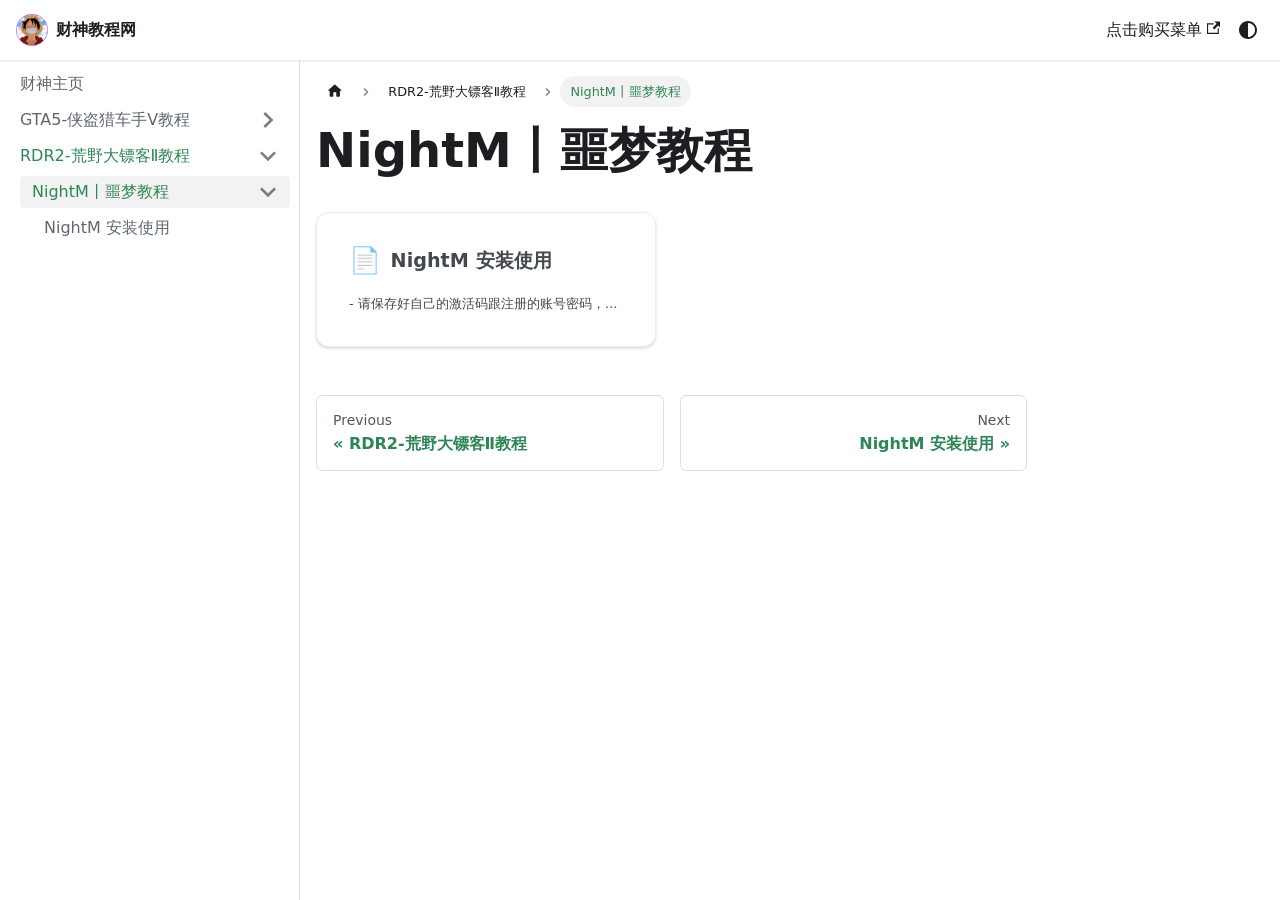
<file: docs/category/nightm丨噩梦教程/index.html>
<!doctype html><html lang=en dir=ltr class="docs-wrapper plugin-docs plugin-id-default docs-version-current docs-doc-page" data-has-hydrated=false><head><meta charset=UTF-8><meta name=generator content="Docusaurus v3.10.0"><title data-rh=true>NightM丨噩梦教程 | 财神教程网</title><meta data-rh=true name=viewport content="width=device-width, initial-scale=1.0"/><meta data-rh=true name=twitter:card content=summary_large_image /><meta data-rh=true property=og:image content=https://docs.xmenu,vip/img/docusaurus-social-card.jpg /><meta data-rh=true name=twitter:image content=https://docs.xmenu,vip/img/docusaurus-social-card.jpg /><meta data-rh=true property=og:url content=https://docs.xmenu,vip/docs/category/nightm丨噩梦教程 /><meta data-rh=true property=og:locale content=en /><meta data-rh=true name=docusaurus_locale content=en /><meta data-rh=true name=docsearch:language content=en /><meta data-rh=true name=docusaurus_version content=current /><meta data-rh=true name=docusaurus_tag content=docs-default-current /><meta data-rh=true name=docsearch:version content=current /><meta data-rh=true name=docsearch:docusaurus_tag content=docs-default-current /><meta data-rh=true property=og:title content="NightM丨噩梦教程 | 财神教程网"/><link data-rh=true rel=icon href=/img/favicon.ico /><link data-rh=true rel=canonical href=https://docs.xmenu,vip/docs/category/nightm丨噩梦教程 /><link data-rh=true rel=alternate href=https://docs.xmenu,vip/docs/category/nightm丨噩梦教程 hreflang=en /><link data-rh=true rel=alternate href=https://docs.xmenu,vip/docs/category/nightm丨噩梦教程 hreflang=x-default /><script data-rh=true type=application/ld+json>{"@context":"https://schema.org","@type":"BreadcrumbList","itemListElement":[{"@type":"ListItem","item":"https://docs.xmenu,vip/docs/category/rdr2-荒野大镖客ⅱ教程","name":"RDR2-荒野大镖客Ⅱ教程","position":1},{"@type":"ListItem","item":"https://docs.xmenu,vip/docs/category/nightm丨噩梦教程","name":"NightM丨噩梦教程","position":2}]}</script><link rel=stylesheet href=/assets/css/styles.ab7f8681.css /><script src=/assets/js/runtime~main.5036b785.js defer></script><script src=/assets/js/main.27399aa5.js defer></script></head><body><svg style="display: none;"><defs>
<symbol id=theme-svg-external-link viewBox="0 0 24 24"><path fill=currentColor d="M21 13v10h-21v-19h12v2h-10v15h17v-8h2zm3-12h-10.988l4.035 4-6.977 7.07 2.828 2.828 6.977-7.07 4.125 4.172v-11z"/></symbol>
</defs></svg>
<script>!function(){var t=function(){try{return new URLSearchParams(window.location.search).get("docusaurus-theme")}catch(t){}}()||function(){try{return window.localStorage.getItem("theme-d13")}catch(t){}}();document.documentElement.setAttribute("data-theme",t||(window.matchMedia("(prefers-color-scheme: dark)").matches?"dark":"light")),document.documentElement.setAttribute("data-theme-choice",t||"system")}(),function(){try{for(var[t,e]of new URLSearchParams(window.location.search).entries())if(t.startsWith("docusaurus-data-")){var a=t.replace("docusaurus-data-","data-");document.documentElement.setAttribute(a,e)}}catch(t){}}()</script><div id=__docusaurus><link rel=preload as=image href=/img/favicon.ico /><div role=region aria-label="Skip to main content"><a class=skipToContent_fXgn href=#__docusaurus_skipToContent_fallback>Skip to main content</a></div><nav aria-label=Main class="theme-layout-navbar navbar navbar--fixed-top"><div class=navbar__inner><div class="theme-layout-navbar-left navbar__items"><button aria-label="Toggle navigation bar" aria-expanded=false class="navbar__toggle clean-btn" type=button><svg width=30 height=30 viewBox="0 0 30 30" aria-hidden=true><path stroke=currentColor stroke-linecap=round stroke-miterlimit=10 stroke-width=2 d="M4 7h22M4 15h22M4 23h22"/></svg></button><a class=navbar__brand href=/><div class=navbar__logo><img src=/img/favicon.ico alt="My Site Logo" class="themedComponent_mlkZ themedComponent--light_NVdE"/><img src=/img/favicon.ico alt="My Site Logo" class="themedComponent_mlkZ themedComponent--dark_xIcU"/></div><b class="navbar__title text--truncate">财神教程网</b></a></div><div class="theme-layout-navbar-right navbar__items navbar__items--right"><a href=https://xmenu.vip/ target=_blank rel="noopener noreferrer" class="navbar__item navbar__link">点击购买菜单<svg width=13.5 height=13.5 aria-label="(opens in new tab)" class=iconExternalLink_nPIU><use href=#theme-svg-external-link /></svg></a><div class="toggle_vylO colorModeToggle_DEke"><button class="clean-btn toggleButton_gllP toggleButtonDisabled_aARS" type=button disabled title="system mode" aria-label="Switch between dark and light mode (currently system mode)"><svg viewBox="0 0 24 24" width=24 height=24 aria-hidden=true class="toggleIcon_g3eP lightToggleIcon_pyhR"><path fill=currentColor d="M12,9c1.65,0,3,1.35,3,3s-1.35,3-3,3s-3-1.35-3-3S10.35,9,12,9 M12,7c-2.76,0-5,2.24-5,5s2.24,5,5,5s5-2.24,5-5 S14.76,7,12,7L12,7z M2,13l2,0c0.55,0,1-0.45,1-1s-0.45-1-1-1l-2,0c-0.55,0-1,0.45-1,1S1.45,13,2,13z M20,13l2,0c0.55,0,1-0.45,1-1 s-0.45-1-1-1l-2,0c-0.55,0-1,0.45-1,1S19.45,13,20,13z M11,2v2c0,0.55,0.45,1,1,1s1-0.45,1-1V2c0-0.55-0.45-1-1-1S11,1.45,11,2z M11,20v2c0,0.55,0.45,1,1,1s1-0.45,1-1v-2c0-0.55-0.45-1-1-1C11.45,19,11,19.45,11,20z M5.99,4.58c-0.39-0.39-1.03-0.39-1.41,0 c-0.39,0.39-0.39,1.03,0,1.41l1.06,1.06c0.39,0.39,1.03,0.39,1.41,0s0.39-1.03,0-1.41L5.99,4.58z M18.36,16.95 c-0.39-0.39-1.03-0.39-1.41,0c-0.39,0.39-0.39,1.03,0,1.41l1.06,1.06c0.39,0.39,1.03,0.39,1.41,0c0.39-0.39,0.39-1.03,0-1.41 L18.36,16.95z M19.42,5.99c0.39-0.39,0.39-1.03,0-1.41c-0.39-0.39-1.03-0.39-1.41,0l-1.06,1.06c-0.39,0.39-0.39,1.03,0,1.41 s1.03,0.39,1.41,0L19.42,5.99z M7.05,18.36c0.39-0.39,0.39-1.03,0-1.41c-0.39-0.39-1.03-0.39-1.41,0l-1.06,1.06 c-0.39,0.39-0.39,1.03,0,1.41s1.03,0.39,1.41,0L7.05,18.36z"/></svg><svg viewBox="0 0 24 24" width=24 height=24 aria-hidden=true class="toggleIcon_g3eP darkToggleIcon_wfgR"><path fill=currentColor d="M9.37,5.51C9.19,6.15,9.1,6.82,9.1,7.5c0,4.08,3.32,7.4,7.4,7.4c0.68,0,1.35-0.09,1.99-0.27C17.45,17.19,14.93,19,12,19 c-3.86,0-7-3.14-7-7C5,9.07,6.81,6.55,9.37,5.51z M12,3c-4.97,0-9,4.03-9,9s4.03,9,9,9s9-4.03,9-9c0-0.46-0.04-0.92-0.1-1.36 c-0.98,1.37-2.58,2.26-4.4,2.26c-2.98,0-5.4-2.42-5.4-5.4c0-1.81,0.89-3.42,2.26-4.4C12.92,3.04,12.46,3,12,3L12,3z"/></svg><svg viewBox="0 0 24 24" width=24 height=24 aria-hidden=true class="toggleIcon_g3eP systemToggleIcon_QzmC"><path fill=currentColor d="m12 21c4.971 0 9-4.029 9-9s-4.029-9-9-9-9 4.029-9 9 4.029 9 9 9zm4.95-13.95c1.313 1.313 2.05 3.093 2.05 4.95s-0.738 3.637-2.05 4.95c-1.313 1.313-3.093 2.05-4.95 2.05v-14c1.857 0 3.637 0.737 4.95 2.05z"/></svg></button></div><div class=navbarSearchContainer_Bca1></div></div></div><div role=presentation class=navbar-sidebar__backdrop></div></nav><div id=__docusaurus_skipToContent_fallback class="theme-layout-main main-wrapper mainWrapper_z2l0"><div class=docsWrapper_hBAB><button aria-label="Scroll back to top" class="clean-btn theme-back-to-top-button backToTopButton_sjWU" type=button></button><div class=docRoot_UBD9><aside class="theme-doc-sidebar-container docSidebarContainer_YfHR"><div class=sidebarViewport_aRkj><div class=sidebar_njMd><nav aria-label="Docs sidebar" class="menu thin-scrollbar menu_SIkG"><ul class="theme-doc-sidebar-menu menu__list"><li class="theme-doc-sidebar-item-link theme-doc-sidebar-item-link-level-1 menu__list-item"><a class=menu__link href=/docs/intro><span title=财神主页 class=linkLabel_WmDU>财神主页</span></a><li class="theme-doc-sidebar-item-category theme-doc-sidebar-item-category-level-1 menu__list-item menu__list-item--collapsed"><div class=menu__list-item-collapsible><a class="categoryLink_byQd menu__link menu__link--sublist" href=/docs/category/gta5-侠盗猎车手ⅴ教程><span title=GTA5-侠盗猎车手Ⅴ教程 class=categoryLinkLabel_W154>GTA5-侠盗猎车手Ⅴ教程</span></a><button aria-label="Expand sidebar category 'GTA5-侠盗猎车手Ⅴ教程'" aria-expanded=false type=button class="clean-btn menu__caret"></button></div><li class="theme-doc-sidebar-item-category theme-doc-sidebar-item-category-level-1 menu__list-item"><div class=menu__list-item-collapsible><a class="categoryLink_byQd menu__link menu__link--sublist menu__link--active" href=/docs/category/rdr2-荒野大镖客ⅱ教程><span title=RDR2-荒野大镖客Ⅱ教程 class=categoryLinkLabel_W154>RDR2-荒野大镖客Ⅱ教程</span></a><button aria-label="Collapse sidebar category 'RDR2-荒野大镖客Ⅱ教程'" aria-expanded=true type=button class="clean-btn menu__caret"></button></div><ul class=menu__list><li class="theme-doc-sidebar-item-category theme-doc-sidebar-item-category-level-2 menu__list-item"><div class="menu__list-item-collapsible menu__list-item-collapsible--active"><a class="categoryLink_byQd menu__link menu__link--sublist menu__link--active" aria-current=page tabindex=0 href=/docs/category/nightm丨噩梦教程><span title=NightM丨噩梦教程 class=categoryLinkLabel_W154>NightM丨噩梦教程</span></a><button aria-label="Collapse sidebar category 'NightM丨噩梦教程'" aria-expanded=true type=button class="clean-btn menu__caret"></button></div><ul class=menu__list><li class="theme-doc-sidebar-item-link theme-doc-sidebar-item-link-level-3 menu__list-item"><a class=menu__link tabindex=0 href=/docs/RDR2/NightM噩梦/安装使用><span title="NightM 安装使用" class=linkLabel_WmDU>NightM 安装使用</span></a></ul></ul></ul></nav></div></div></aside><main class=docMainContainer_TBSr><div class="container padding-top--md padding-bottom--lg"><div class=generatedIndexPage_vN6x><nav class="theme-doc-breadcrumbs breadcrumbsContainer_Z_bl" aria-label=Breadcrumbs><ul class=breadcrumbs><li class=breadcrumbs__item><a aria-label="Home page" class=breadcrumbs__link href=/><svg viewBox="0 0 24 24" class=breadcrumbHomeIcon_YNFT><path d="M10 19v-5h4v5c0 .55.45 1 1 1h3c.55 0 1-.45 1-1v-7h1.7c.46 0 .68-.57.33-.87L12.67 3.6c-.38-.34-.96-.34-1.34 0l-8.36 7.53c-.34.3-.13.87.33.87H5v7c0 .55.45 1 1 1h3c.55 0 1-.45 1-1z" fill=currentColor /></svg></a><li class=breadcrumbs__item><a class=breadcrumbs__link href=/docs/category/rdr2-荒野大镖客ⅱ教程><span>RDR2-荒野大镖客Ⅱ教程</span></a><li class="breadcrumbs__item breadcrumbs__item--active"><span class=breadcrumbs__link>NightM丨噩梦教程</span></ul></nav><header><h1 class=title_kItE>NightM丨噩梦教程</h1></header><article class=margin-top--lg><section class=row><article class="docCardListItem_W1sv col col--6"><a class="card padding--lg theme-doc-card-container cardContainer_KhuF" href=/docs/RDR2/NightM噩梦/安装使用><h2 class="theme-doc-card-heading cardTitle_mcqP" title="NightM 安装使用"><span class="theme-doc-card-icon cardTitleIcon_GcdP">📄️</span><span class="text--truncate theme-doc-card-title cardTitleText_nuEl">NightM 安装使用</span></h2><p class="text--truncate theme-doc-card-description cardDescription_L2fP" title="- 请保存好自己的激活码跟注册的账号密码，若丢失无法找回自行负责。">- 请保存好自己的激活码跟注册的账号密码，若丢失无法找回自行负责。</p></a></article></section></article><footer class=margin-top--md><nav class=pagination-nav aria-label="Docs pages"><a class="pagination-nav__link pagination-nav__link--prev" href=/docs/category/rdr2-荒野大镖客ⅱ教程><div class=pagination-nav__sublabel>Previous</div><div class=pagination-nav__label>RDR2-荒野大镖客Ⅱ教程</div></a><a class="pagination-nav__link pagination-nav__link--next" href=/docs/RDR2/NightM噩梦/安装使用><div class=pagination-nav__sublabel>Next</div><div class=pagination-nav__label>NightM 安装使用</div></a></nav></footer></div></div></main></div></div></div></div></body>
</file>
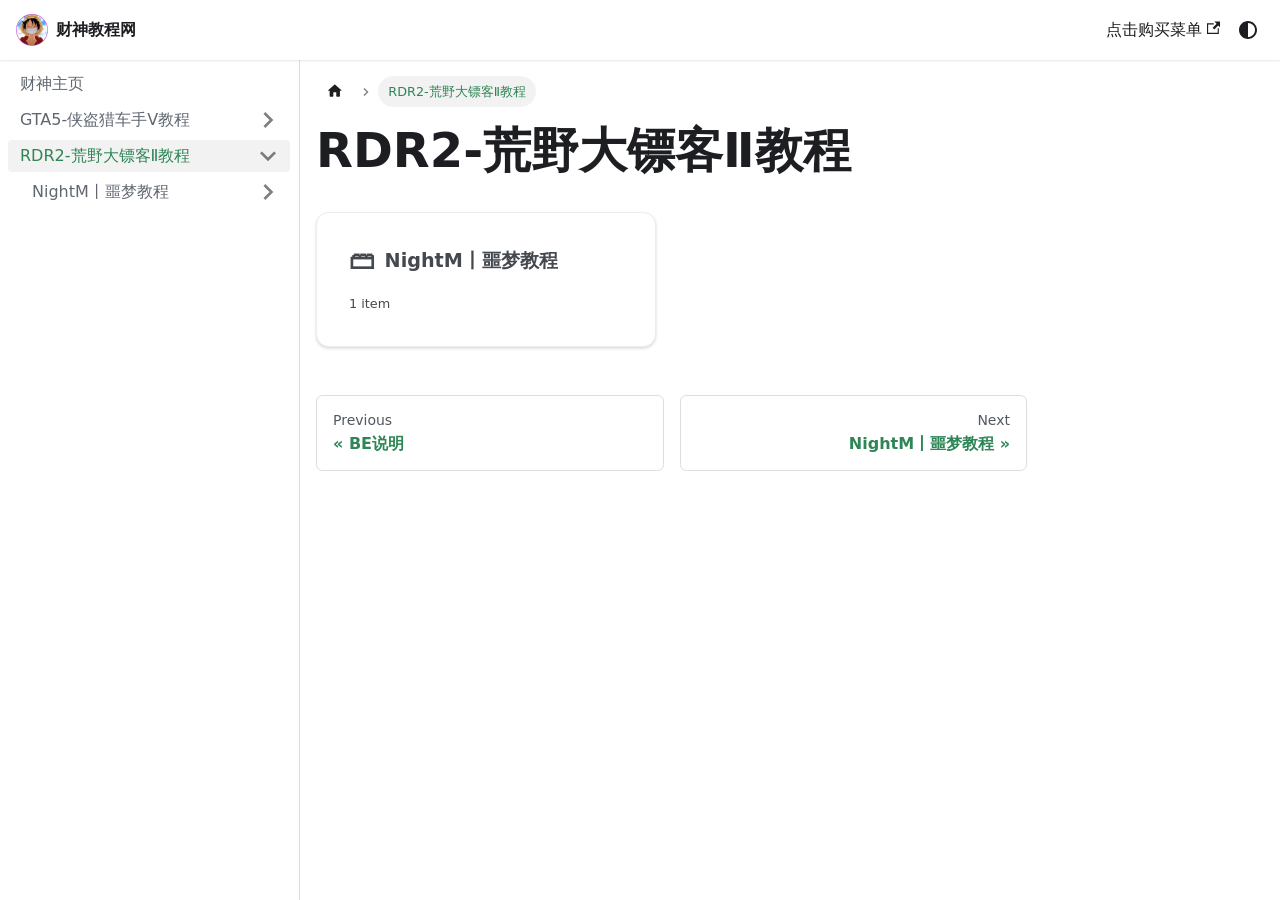
<file: docs/category/rdr2-荒野大镖客ⅱ教程/index.html>
<!doctype html><html lang=en dir=ltr class="docs-wrapper plugin-docs plugin-id-default docs-version-current docs-doc-page" data-has-hydrated=false><head><meta charset=UTF-8><meta name=generator content="Docusaurus v3.10.0"><title data-rh=true>RDR2-荒野大镖客Ⅱ教程 | 财神教程网</title><meta data-rh=true name=viewport content="width=device-width, initial-scale=1.0"/><meta data-rh=true name=twitter:card content=summary_large_image /><meta data-rh=true property=og:image content=https://docs.xmenu,vip/img/docusaurus-social-card.jpg /><meta data-rh=true name=twitter:image content=https://docs.xmenu,vip/img/docusaurus-social-card.jpg /><meta data-rh=true property=og:url content=https://docs.xmenu,vip/docs/category/rdr2-荒野大镖客ⅱ教程 /><meta data-rh=true property=og:locale content=en /><meta data-rh=true name=docusaurus_locale content=en /><meta data-rh=true name=docsearch:language content=en /><meta data-rh=true name=docusaurus_version content=current /><meta data-rh=true name=docusaurus_tag content=docs-default-current /><meta data-rh=true name=docsearch:version content=current /><meta data-rh=true name=docsearch:docusaurus_tag content=docs-default-current /><meta data-rh=true property=og:title content="RDR2-荒野大镖客Ⅱ教程 | 财神教程网"/><link data-rh=true rel=icon href=/img/favicon.ico /><link data-rh=true rel=canonical href=https://docs.xmenu,vip/docs/category/rdr2-荒野大镖客ⅱ教程 /><link data-rh=true rel=alternate href=https://docs.xmenu,vip/docs/category/rdr2-荒野大镖客ⅱ教程 hreflang=en /><link data-rh=true rel=alternate href=https://docs.xmenu,vip/docs/category/rdr2-荒野大镖客ⅱ教程 hreflang=x-default /><script data-rh=true type=application/ld+json>{"@context":"https://schema.org","@type":"BreadcrumbList","itemListElement":[{"@type":"ListItem","item":"https://docs.xmenu,vip/docs/category/rdr2-荒野大镖客ⅱ教程","name":"RDR2-荒野大镖客Ⅱ教程","position":1}]}</script><link rel=stylesheet href=/assets/css/styles.ab7f8681.css /><script src=/assets/js/runtime~main.5036b785.js defer></script><script src=/assets/js/main.27399aa5.js defer></script></head><body><svg style="display: none;"><defs>
<symbol id=theme-svg-external-link viewBox="0 0 24 24"><path fill=currentColor d="M21 13v10h-21v-19h12v2h-10v15h17v-8h2zm3-12h-10.988l4.035 4-6.977 7.07 2.828 2.828 6.977-7.07 4.125 4.172v-11z"/></symbol>
</defs></svg>
<script>!function(){var t=function(){try{return new URLSearchParams(window.location.search).get("docusaurus-theme")}catch(t){}}()||function(){try{return window.localStorage.getItem("theme-d13")}catch(t){}}();document.documentElement.setAttribute("data-theme",t||(window.matchMedia("(prefers-color-scheme: dark)").matches?"dark":"light")),document.documentElement.setAttribute("data-theme-choice",t||"system")}(),function(){try{for(var[t,e]of new URLSearchParams(window.location.search).entries())if(t.startsWith("docusaurus-data-")){var a=t.replace("docusaurus-data-","data-");document.documentElement.setAttribute(a,e)}}catch(t){}}()</script><div id=__docusaurus><link rel=preload as=image href=/img/favicon.ico /><div role=region aria-label="Skip to main content"><a class=skipToContent_fXgn href=#__docusaurus_skipToContent_fallback>Skip to main content</a></div><nav aria-label=Main class="theme-layout-navbar navbar navbar--fixed-top"><div class=navbar__inner><div class="theme-layout-navbar-left navbar__items"><button aria-label="Toggle navigation bar" aria-expanded=false class="navbar__toggle clean-btn" type=button><svg width=30 height=30 viewBox="0 0 30 30" aria-hidden=true><path stroke=currentColor stroke-linecap=round stroke-miterlimit=10 stroke-width=2 d="M4 7h22M4 15h22M4 23h22"/></svg></button><a class=navbar__brand href=/><div class=navbar__logo><img src=/img/favicon.ico alt="My Site Logo" class="themedComponent_mlkZ themedComponent--light_NVdE"/><img src=/img/favicon.ico alt="My Site Logo" class="themedComponent_mlkZ themedComponent--dark_xIcU"/></div><b class="navbar__title text--truncate">财神教程网</b></a></div><div class="theme-layout-navbar-right navbar__items navbar__items--right"><a href=https://xmenu.vip/ target=_blank rel="noopener noreferrer" class="navbar__item navbar__link">点击购买菜单<svg width=13.5 height=13.5 aria-label="(opens in new tab)" class=iconExternalLink_nPIU><use href=#theme-svg-external-link /></svg></a><div class="toggle_vylO colorModeToggle_DEke"><button class="clean-btn toggleButton_gllP toggleButtonDisabled_aARS" type=button disabled title="system mode" aria-label="Switch between dark and light mode (currently system mode)"><svg viewBox="0 0 24 24" width=24 height=24 aria-hidden=true class="toggleIcon_g3eP lightToggleIcon_pyhR"><path fill=currentColor d="M12,9c1.65,0,3,1.35,3,3s-1.35,3-3,3s-3-1.35-3-3S10.35,9,12,9 M12,7c-2.76,0-5,2.24-5,5s2.24,5,5,5s5-2.24,5-5 S14.76,7,12,7L12,7z M2,13l2,0c0.55,0,1-0.45,1-1s-0.45-1-1-1l-2,0c-0.55,0-1,0.45-1,1S1.45,13,2,13z M20,13l2,0c0.55,0,1-0.45,1-1 s-0.45-1-1-1l-2,0c-0.55,0-1,0.45-1,1S19.45,13,20,13z M11,2v2c0,0.55,0.45,1,1,1s1-0.45,1-1V2c0-0.55-0.45-1-1-1S11,1.45,11,2z M11,20v2c0,0.55,0.45,1,1,1s1-0.45,1-1v-2c0-0.55-0.45-1-1-1C11.45,19,11,19.45,11,20z M5.99,4.58c-0.39-0.39-1.03-0.39-1.41,0 c-0.39,0.39-0.39,1.03,0,1.41l1.06,1.06c0.39,0.39,1.03,0.39,1.41,0s0.39-1.03,0-1.41L5.99,4.58z M18.36,16.95 c-0.39-0.39-1.03-0.39-1.41,0c-0.39,0.39-0.39,1.03,0,1.41l1.06,1.06c0.39,0.39,1.03,0.39,1.41,0c0.39-0.39,0.39-1.03,0-1.41 L18.36,16.95z M19.42,5.99c0.39-0.39,0.39-1.03,0-1.41c-0.39-0.39-1.03-0.39-1.41,0l-1.06,1.06c-0.39,0.39-0.39,1.03,0,1.41 s1.03,0.39,1.41,0L19.42,5.99z M7.05,18.36c0.39-0.39,0.39-1.03,0-1.41c-0.39-0.39-1.03-0.39-1.41,0l-1.06,1.06 c-0.39,0.39-0.39,1.03,0,1.41s1.03,0.39,1.41,0L7.05,18.36z"/></svg><svg viewBox="0 0 24 24" width=24 height=24 aria-hidden=true class="toggleIcon_g3eP darkToggleIcon_wfgR"><path fill=currentColor d="M9.37,5.51C9.19,6.15,9.1,6.82,9.1,7.5c0,4.08,3.32,7.4,7.4,7.4c0.68,0,1.35-0.09,1.99-0.27C17.45,17.19,14.93,19,12,19 c-3.86,0-7-3.14-7-7C5,9.07,6.81,6.55,9.37,5.51z M12,3c-4.97,0-9,4.03-9,9s4.03,9,9,9s9-4.03,9-9c0-0.46-0.04-0.92-0.1-1.36 c-0.98,1.37-2.58,2.26-4.4,2.26c-2.98,0-5.4-2.42-5.4-5.4c0-1.81,0.89-3.42,2.26-4.4C12.92,3.04,12.46,3,12,3L12,3z"/></svg><svg viewBox="0 0 24 24" width=24 height=24 aria-hidden=true class="toggleIcon_g3eP systemToggleIcon_QzmC"><path fill=currentColor d="m12 21c4.971 0 9-4.029 9-9s-4.029-9-9-9-9 4.029-9 9 4.029 9 9 9zm4.95-13.95c1.313 1.313 2.05 3.093 2.05 4.95s-0.738 3.637-2.05 4.95c-1.313 1.313-3.093 2.05-4.95 2.05v-14c1.857 0 3.637 0.737 4.95 2.05z"/></svg></button></div><div class=navbarSearchContainer_Bca1></div></div></div><div role=presentation class=navbar-sidebar__backdrop></div></nav><div id=__docusaurus_skipToContent_fallback class="theme-layout-main main-wrapper mainWrapper_z2l0"><div class=docsWrapper_hBAB><button aria-label="Scroll back to top" class="clean-btn theme-back-to-top-button backToTopButton_sjWU" type=button></button><div class=docRoot_UBD9><aside class="theme-doc-sidebar-container docSidebarContainer_YfHR"><div class=sidebarViewport_aRkj><div class=sidebar_njMd><nav aria-label="Docs sidebar" class="menu thin-scrollbar menu_SIkG"><ul class="theme-doc-sidebar-menu menu__list"><li class="theme-doc-sidebar-item-link theme-doc-sidebar-item-link-level-1 menu__list-item"><a class=menu__link href=/docs/intro><span title=财神主页 class=linkLabel_WmDU>财神主页</span></a><li class="theme-doc-sidebar-item-category theme-doc-sidebar-item-category-level-1 menu__list-item menu__list-item--collapsed"><div class=menu__list-item-collapsible><a class="categoryLink_byQd menu__link menu__link--sublist" href=/docs/category/gta5-侠盗猎车手ⅴ教程><span title=GTA5-侠盗猎车手Ⅴ教程 class=categoryLinkLabel_W154>GTA5-侠盗猎车手Ⅴ教程</span></a><button aria-label="Expand sidebar category 'GTA5-侠盗猎车手Ⅴ教程'" aria-expanded=false type=button class="clean-btn menu__caret"></button></div><li class="theme-doc-sidebar-item-category theme-doc-sidebar-item-category-level-1 menu__list-item"><div class="menu__list-item-collapsible menu__list-item-collapsible--active"><a class="categoryLink_byQd menu__link menu__link--sublist menu__link--active" aria-current=page href=/docs/category/rdr2-荒野大镖客ⅱ教程><span title=RDR2-荒野大镖客Ⅱ教程 class=categoryLinkLabel_W154>RDR2-荒野大镖客Ⅱ教程</span></a><button aria-label="Collapse sidebar category 'RDR2-荒野大镖客Ⅱ教程'" aria-expanded=true type=button class="clean-btn menu__caret"></button></div><ul class=menu__list><li class="theme-doc-sidebar-item-category theme-doc-sidebar-item-category-level-2 menu__list-item menu__list-item--collapsed"><div class=menu__list-item-collapsible><a class="categoryLink_byQd menu__link menu__link--sublist" tabindex=0 href=/docs/category/nightm丨噩梦教程><span title=NightM丨噩梦教程 class=categoryLinkLabel_W154>NightM丨噩梦教程</span></a><button aria-label="Expand sidebar category 'NightM丨噩梦教程'" aria-expanded=false type=button class="clean-btn menu__caret"></button></div></ul></ul></nav></div></div></aside><main class=docMainContainer_TBSr><div class="container padding-top--md padding-bottom--lg"><div class=generatedIndexPage_vN6x><nav class="theme-doc-breadcrumbs breadcrumbsContainer_Z_bl" aria-label=Breadcrumbs><ul class=breadcrumbs><li class=breadcrumbs__item><a aria-label="Home page" class=breadcrumbs__link href=/><svg viewBox="0 0 24 24" class=breadcrumbHomeIcon_YNFT><path d="M10 19v-5h4v5c0 .55.45 1 1 1h3c.55 0 1-.45 1-1v-7h1.7c.46 0 .68-.57.33-.87L12.67 3.6c-.38-.34-.96-.34-1.34 0l-8.36 7.53c-.34.3-.13.87.33.87H5v7c0 .55.45 1 1 1h3c.55 0 1-.45 1-1z" fill=currentColor /></svg></a><li class="breadcrumbs__item breadcrumbs__item--active"><span class=breadcrumbs__link>RDR2-荒野大镖客Ⅱ教程</span></ul></nav><header><h1 class=title_kItE>RDR2-荒野大镖客Ⅱ教程</h1></header><article class=margin-top--lg><section class=row><article class="docCardListItem_W1sv col col--6"><a class="card padding--lg theme-doc-card-container cardContainer_KhuF" href=/docs/category/nightm丨噩梦教程><h2 class="theme-doc-card-heading cardTitle_mcqP" title=NightM丨噩梦教程><span class="theme-doc-card-icon cardTitleIcon_GcdP">🗃</span><span class="text--truncate theme-doc-card-title cardTitleText_nuEl">NightM丨噩梦教程</span></h2><p class="text--truncate theme-doc-card-description cardDescription_L2fP" title="1 item">1 item</p></a></article></section></article><footer class=margin-top--md><nav class=pagination-nav aria-label="Docs pages"><a class="pagination-nav__link pagination-nav__link--prev" href=/docs/GTA5/BattlEye战眼说明><div class=pagination-nav__sublabel>Previous</div><div class=pagination-nav__label>BE说明</div></a><a class="pagination-nav__link pagination-nav__link--next" href=/docs/category/nightm丨噩梦教程><div class=pagination-nav__sublabel>Next</div><div class=pagination-nav__label>NightM丨噩梦教程</div></a></nav></footer></div></div></main></div></div></div></div></body>
</file>
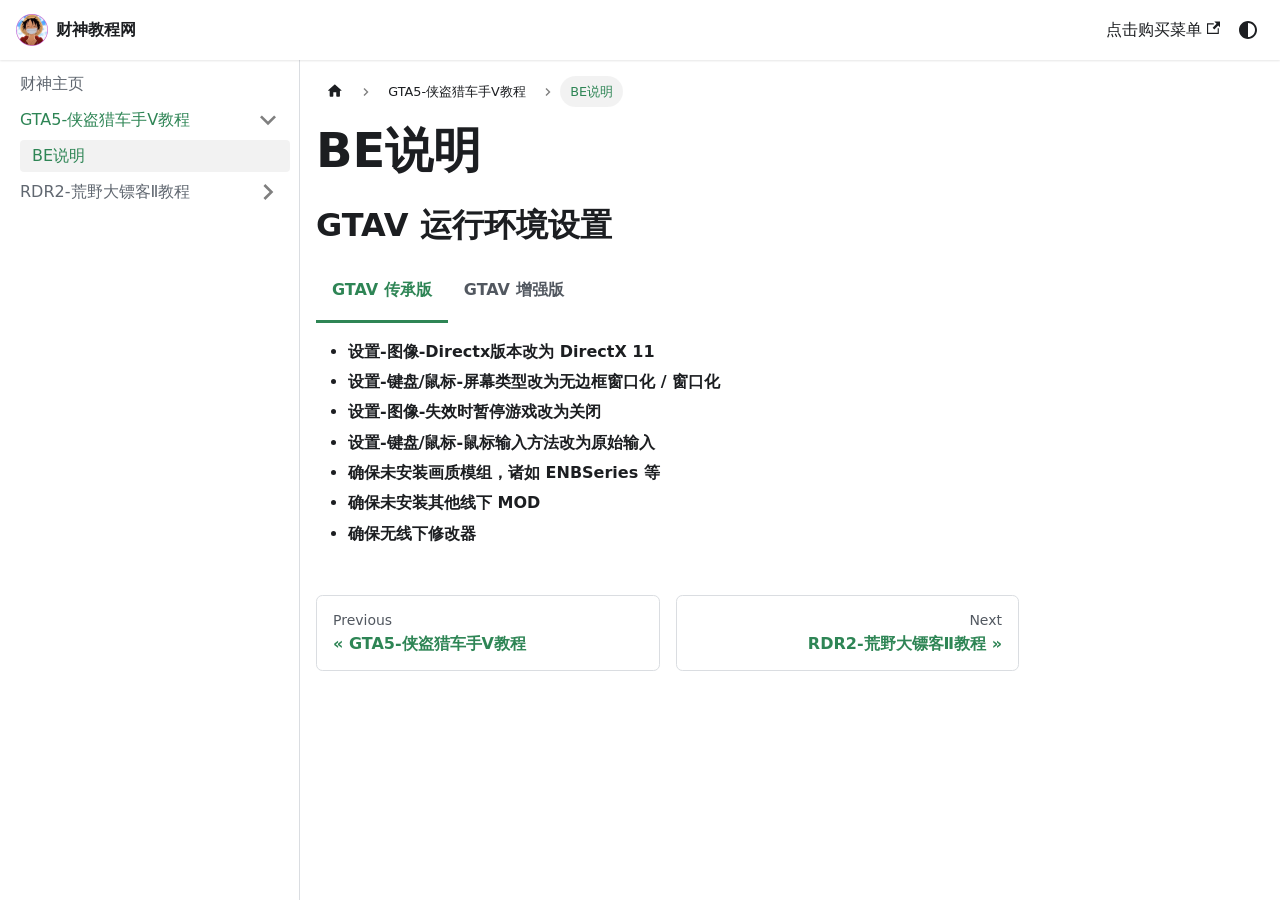
<file: docs/GTA5/BattlEye战眼说明/index.html>
<!doctype html><html lang=en dir=ltr class="docs-wrapper plugin-docs plugin-id-default docs-version-current docs-doc-page docs-doc-id-GTA5/BattlEye战眼说明" data-has-hydrated=false><head><meta charset=UTF-8><meta name=generator content="Docusaurus v3.10.0"><title data-rh=true>BE说明 | 财神教程网</title><meta data-rh=true name=viewport content="width=device-width, initial-scale=1.0"/><meta data-rh=true name=twitter:card content=summary_large_image /><meta data-rh=true property=og:image content=https://docs.xmenu,vip/img/docusaurus-social-card.jpg /><meta data-rh=true name=twitter:image content=https://docs.xmenu,vip/img/docusaurus-social-card.jpg /><meta data-rh=true property=og:url content=https://docs.xmenu,vip/docs/GTA5/BattlEye战眼说明 /><meta data-rh=true property=og:locale content=en /><meta data-rh=true name=docusaurus_locale content=en /><meta data-rh=true name=docsearch:language content=en /><meta data-rh=true name=docusaurus_version content=current /><meta data-rh=true name=docusaurus_tag content=docs-default-current /><meta data-rh=true name=docsearch:version content=current /><meta data-rh=true name=docsearch:docusaurus_tag content=docs-default-current /><meta data-rh=true property=og:title content="BE说明 | 财神教程网"/><meta data-rh=true name=description content="<Tabs"/><meta data-rh=true property=og:description content="<Tabs"/><link data-rh=true rel=icon href=/img/favicon.ico /><link data-rh=true rel=canonical href=https://docs.xmenu,vip/docs/GTA5/BattlEye战眼说明 /><link data-rh=true rel=alternate href=https://docs.xmenu,vip/docs/GTA5/BattlEye战眼说明 hreflang=en /><link data-rh=true rel=alternate href=https://docs.xmenu,vip/docs/GTA5/BattlEye战眼说明 hreflang=x-default /><script data-rh=true type=application/ld+json>{"@context":"https://schema.org","@type":"BreadcrumbList","itemListElement":[{"@type":"ListItem","item":"https://docs.xmenu,vip/docs/category/gta5-侠盗猎车手ⅴ教程","name":"GTA5-侠盗猎车手Ⅴ教程","position":1},{"@type":"ListItem","item":"https://docs.xmenu,vip/docs/GTA5/BattlEye战眼说明","name":"BE说明","position":2}]}</script><link rel=stylesheet href=/assets/css/styles.ab7f8681.css /><script src=/assets/js/runtime~main.5036b785.js defer></script><script src=/assets/js/main.27399aa5.js defer></script></head><body><svg style="display: none;"><defs>
<symbol id=theme-svg-external-link viewBox="0 0 24 24"><path fill=currentColor d="M21 13v10h-21v-19h12v2h-10v15h17v-8h2zm3-12h-10.988l4.035 4-6.977 7.07 2.828 2.828 6.977-7.07 4.125 4.172v-11z"/></symbol>
</defs></svg>
<script>!function(){var t=function(){try{return new URLSearchParams(window.location.search).get("docusaurus-theme")}catch(t){}}()||function(){try{return window.localStorage.getItem("theme-d13")}catch(t){}}();document.documentElement.setAttribute("data-theme",t||(window.matchMedia("(prefers-color-scheme: dark)").matches?"dark":"light")),document.documentElement.setAttribute("data-theme-choice",t||"system")}(),function(){try{for(var[t,e]of new URLSearchParams(window.location.search).entries())if(t.startsWith("docusaurus-data-")){var a=t.replace("docusaurus-data-","data-");document.documentElement.setAttribute(a,e)}}catch(t){}}()</script><div id=__docusaurus><link rel=preload as=image href=/img/favicon.ico /><div role=region aria-label="Skip to main content"><a class=skipToContent_fXgn href=#__docusaurus_skipToContent_fallback>Skip to main content</a></div><nav aria-label=Main class="theme-layout-navbar navbar navbar--fixed-top"><div class=navbar__inner><div class="theme-layout-navbar-left navbar__items"><button aria-label="Toggle navigation bar" aria-expanded=false class="navbar__toggle clean-btn" type=button><svg width=30 height=30 viewBox="0 0 30 30" aria-hidden=true><path stroke=currentColor stroke-linecap=round stroke-miterlimit=10 stroke-width=2 d="M4 7h22M4 15h22M4 23h22"/></svg></button><a class=navbar__brand href=/><div class=navbar__logo><img src=/img/favicon.ico alt="My Site Logo" class="themedComponent_mlkZ themedComponent--light_NVdE"/><img src=/img/favicon.ico alt="My Site Logo" class="themedComponent_mlkZ themedComponent--dark_xIcU"/></div><b class="navbar__title text--truncate">财神教程网</b></a></div><div class="theme-layout-navbar-right navbar__items navbar__items--right"><a href=https://xmenu.vip/ target=_blank rel="noopener noreferrer" class="navbar__item navbar__link">点击购买菜单<svg width=13.5 height=13.5 aria-label="(opens in new tab)" class=iconExternalLink_nPIU><use href=#theme-svg-external-link /></svg></a><div class="toggle_vylO colorModeToggle_DEke"><button class="clean-btn toggleButton_gllP toggleButtonDisabled_aARS" type=button disabled title="system mode" aria-label="Switch between dark and light mode (currently system mode)"><svg viewBox="0 0 24 24" width=24 height=24 aria-hidden=true class="toggleIcon_g3eP lightToggleIcon_pyhR"><path fill=currentColor d="M12,9c1.65,0,3,1.35,3,3s-1.35,3-3,3s-3-1.35-3-3S10.35,9,12,9 M12,7c-2.76,0-5,2.24-5,5s2.24,5,5,5s5-2.24,5-5 S14.76,7,12,7L12,7z M2,13l2,0c0.55,0,1-0.45,1-1s-0.45-1-1-1l-2,0c-0.55,0-1,0.45-1,1S1.45,13,2,13z M20,13l2,0c0.55,0,1-0.45,1-1 s-0.45-1-1-1l-2,0c-0.55,0-1,0.45-1,1S19.45,13,20,13z M11,2v2c0,0.55,0.45,1,1,1s1-0.45,1-1V2c0-0.55-0.45-1-1-1S11,1.45,11,2z M11,20v2c0,0.55,0.45,1,1,1s1-0.45,1-1v-2c0-0.55-0.45-1-1-1C11.45,19,11,19.45,11,20z M5.99,4.58c-0.39-0.39-1.03-0.39-1.41,0 c-0.39,0.39-0.39,1.03,0,1.41l1.06,1.06c0.39,0.39,1.03,0.39,1.41,0s0.39-1.03,0-1.41L5.99,4.58z M18.36,16.95 c-0.39-0.39-1.03-0.39-1.41,0c-0.39,0.39-0.39,1.03,0,1.41l1.06,1.06c0.39,0.39,1.03,0.39,1.41,0c0.39-0.39,0.39-1.03,0-1.41 L18.36,16.95z M19.42,5.99c0.39-0.39,0.39-1.03,0-1.41c-0.39-0.39-1.03-0.39-1.41,0l-1.06,1.06c-0.39,0.39-0.39,1.03,0,1.41 s1.03,0.39,1.41,0L19.42,5.99z M7.05,18.36c0.39-0.39,0.39-1.03,0-1.41c-0.39-0.39-1.03-0.39-1.41,0l-1.06,1.06 c-0.39,0.39-0.39,1.03,0,1.41s1.03,0.39,1.41,0L7.05,18.36z"/></svg><svg viewBox="0 0 24 24" width=24 height=24 aria-hidden=true class="toggleIcon_g3eP darkToggleIcon_wfgR"><path fill=currentColor d="M9.37,5.51C9.19,6.15,9.1,6.82,9.1,7.5c0,4.08,3.32,7.4,7.4,7.4c0.68,0,1.35-0.09,1.99-0.27C17.45,17.19,14.93,19,12,19 c-3.86,0-7-3.14-7-7C5,9.07,6.81,6.55,9.37,5.51z M12,3c-4.97,0-9,4.03-9,9s4.03,9,9,9s9-4.03,9-9c0-0.46-0.04-0.92-0.1-1.36 c-0.98,1.37-2.58,2.26-4.4,2.26c-2.98,0-5.4-2.42-5.4-5.4c0-1.81,0.89-3.42,2.26-4.4C12.92,3.04,12.46,3,12,3L12,3z"/></svg><svg viewBox="0 0 24 24" width=24 height=24 aria-hidden=true class="toggleIcon_g3eP systemToggleIcon_QzmC"><path fill=currentColor d="m12 21c4.971 0 9-4.029 9-9s-4.029-9-9-9-9 4.029-9 9 4.029 9 9 9zm4.95-13.95c1.313 1.313 2.05 3.093 2.05 4.95s-0.738 3.637-2.05 4.95c-1.313 1.313-3.093 2.05-4.95 2.05v-14c1.857 0 3.637 0.737 4.95 2.05z"/></svg></button></div><div class=navbarSearchContainer_Bca1></div></div></div><div role=presentation class=navbar-sidebar__backdrop></div></nav><div id=__docusaurus_skipToContent_fallback class="theme-layout-main main-wrapper mainWrapper_z2l0"><div class=docsWrapper_hBAB><button aria-label="Scroll back to top" class="clean-btn theme-back-to-top-button backToTopButton_sjWU" type=button></button><div class=docRoot_UBD9><aside class="theme-doc-sidebar-container docSidebarContainer_YfHR"><div class=sidebarViewport_aRkj><div class=sidebar_njMd><nav aria-label="Docs sidebar" class="menu thin-scrollbar menu_SIkG"><ul class="theme-doc-sidebar-menu menu__list"><li class="theme-doc-sidebar-item-link theme-doc-sidebar-item-link-level-1 menu__list-item"><a class=menu__link href=/docs/intro><span title=财神主页 class=linkLabel_WmDU>财神主页</span></a><li class="theme-doc-sidebar-item-category theme-doc-sidebar-item-category-level-1 menu__list-item"><div class=menu__list-item-collapsible><a class="categoryLink_byQd menu__link menu__link--sublist menu__link--active" href=/docs/category/gta5-侠盗猎车手ⅴ教程><span title=GTA5-侠盗猎车手Ⅴ教程 class=categoryLinkLabel_W154>GTA5-侠盗猎车手Ⅴ教程</span></a><button aria-label="Collapse sidebar category 'GTA5-侠盗猎车手Ⅴ教程'" aria-expanded=true type=button class="clean-btn menu__caret"></button></div><ul class=menu__list><li class="theme-doc-sidebar-item-link theme-doc-sidebar-item-link-level-2 menu__list-item"><a class="menu__link menu__link--active" aria-current=page tabindex=0 href=/docs/GTA5/BattlEye战眼说明><span title=BE说明 class=linkLabel_WmDU>BE说明</span></a></ul><li class="theme-doc-sidebar-item-category theme-doc-sidebar-item-category-level-1 menu__list-item menu__list-item--collapsed"><div class=menu__list-item-collapsible><a class="categoryLink_byQd menu__link menu__link--sublist" href=/docs/category/rdr2-荒野大镖客ⅱ教程><span title=RDR2-荒野大镖客Ⅱ教程 class=categoryLinkLabel_W154>RDR2-荒野大镖客Ⅱ教程</span></a><button aria-label="Expand sidebar category 'RDR2-荒野大镖客Ⅱ教程'" aria-expanded=false type=button class="clean-btn menu__caret"></button></div></ul></nav></div></div></aside><main class=docMainContainer_TBSr><div class="container padding-top--md padding-bottom--lg"><div class=row><div class="col docItemCol_VOVn"><div class=docItemContainer_Djhp><article><nav class="theme-doc-breadcrumbs breadcrumbsContainer_Z_bl" aria-label=Breadcrumbs><ul class=breadcrumbs><li class=breadcrumbs__item><a aria-label="Home page" class=breadcrumbs__link href=/><svg viewBox="0 0 24 24" class=breadcrumbHomeIcon_YNFT><path d="M10 19v-5h4v5c0 .55.45 1 1 1h3c.55 0 1-.45 1-1v-7h1.7c.46 0 .68-.57.33-.87L12.67 3.6c-.38-.34-.96-.34-1.34 0l-8.36 7.53c-.34.3-.13.87.33.87H5v7c0 .55.45 1 1 1h3c.55 0 1-.45 1-1z" fill=currentColor /></svg></a><li class=breadcrumbs__item><a class=breadcrumbs__link href=/docs/category/gta5-侠盗猎车手ⅴ教程><span>GTA5-侠盗猎车手Ⅴ教程</span></a><li class="breadcrumbs__item breadcrumbs__item--active"><span class=breadcrumbs__link>BE说明</span></ul></nav><div class="theme-doc-markdown markdown"><header><h1>BE说明</h1></header>
<!-- -->
<h1>GTAV 运行环境设置</h1>
<div class="theme-tabs-container tabs-container tabList__CuJ"><ul role=tablist aria-orientation=horizontal class="tabs custom-bordered-tabs"><li role=tab tabindex=0 aria-selected=true class="tabs__item tabItem_LNqP tabs__item--active">GTAV 传承版<li role=tab tabindex=-1 aria-selected=false class="tabs__item tabItem_LNqP">GTAV 增强版</ul><div class=margin-top--md><div role=tabpanel class=tabItem_Ymn6><ul>
<li class=""><strong>设置-图像-Directx版本改为 DirectX 11</strong></li>
<li class=""><strong>设置-键盘/鼠标-屏幕类型改为无边框窗口化 / 窗口化</strong></li>
<li class=""><strong>设置-图像-失效时暂停游戏改为关闭</strong></li>
<li class=""><strong>设置-键盘/鼠标-鼠标输入方法改为原始输入</strong></li>
<li class=""><strong>确保未安装画质模组，诸如 ENBSeries 等</strong></li>
<li class=""><strong>确保未安装其他线下 MOD</strong></li>
<li class=""><strong>确保无线下修改器</strong></li>
</ul></div><div role=tabpanel class=tabItem_Ymn6 hidden><blockquote>
<p>增强版的具体配置要求可能随更新变化，请参考官方最新说明。</p>
</blockquote><ul>
<li class="">设置-图像-Directx 版本建议 DirectX 12</li>
<li class="">设置-图像-启用光线追踪（如硬件支持）</li>
<li class="">设置-键盘/鼠标-屏幕类型推荐无边框窗口化</li>
<li class="">确保显卡驱动为最新版本</li>
<li class="">避免安装非官方模组或修改器</li>
</ul></div></div></div></div></article><nav class="docusaurus-mt-lg pagination-nav" aria-label="Docs pages"><a class="pagination-nav__link pagination-nav__link--prev" href=/docs/category/gta5-侠盗猎车手ⅴ教程><div class=pagination-nav__sublabel>Previous</div><div class=pagination-nav__label>GTA5-侠盗猎车手Ⅴ教程</div></a><a class="pagination-nav__link pagination-nav__link--next" href=/docs/category/rdr2-荒野大镖客ⅱ教程><div class=pagination-nav__sublabel>Next</div><div class=pagination-nav__label>RDR2-荒野大镖客Ⅱ教程</div></a></nav></div></div></div></div></main></div></div></div></div></body>
</file>
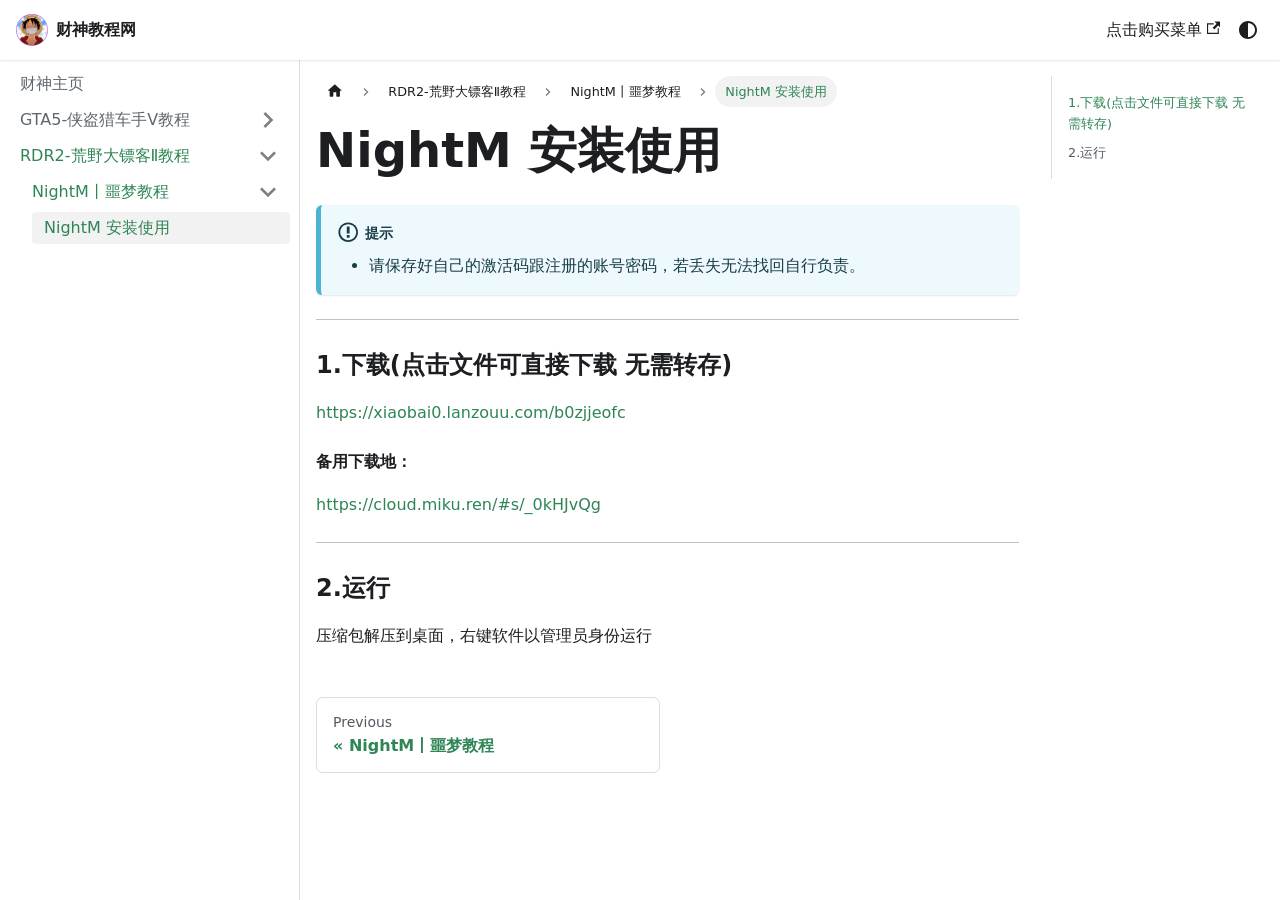
<file: docs/RDR2/NightM噩梦/安装使用/index.html>
<!doctype html><html lang=en dir=ltr class="docs-wrapper plugin-docs plugin-id-default docs-version-current docs-doc-page docs-doc-id-RDR2/NightM噩梦/安装使用" data-has-hydrated=false><head><meta charset=UTF-8><meta name=generator content="Docusaurus v3.10.0"><title data-rh=true>NightM 安装使用 | 财神教程网</title><meta data-rh=true name=viewport content="width=device-width, initial-scale=1.0"/><meta data-rh=true name=twitter:card content=summary_large_image /><meta data-rh=true property=og:image content=https://docs.xmenu,vip/img/docusaurus-social-card.jpg /><meta data-rh=true name=twitter:image content=https://docs.xmenu,vip/img/docusaurus-social-card.jpg /><meta data-rh=true property=og:url content=https://docs.xmenu,vip/docs/RDR2/NightM噩梦/安装使用 /><meta data-rh=true property=og:locale content=en /><meta data-rh=true name=docusaurus_locale content=en /><meta data-rh=true name=docsearch:language content=en /><meta data-rh=true name=docusaurus_version content=current /><meta data-rh=true name=docusaurus_tag content=docs-default-current /><meta data-rh=true name=docsearch:version content=current /><meta data-rh=true name=docsearch:docusaurus_tag content=docs-default-current /><meta data-rh=true property=og:title content="NightM 安装使用 | 财神教程网"/><meta data-rh=true name=description content="- 请保存好自己的激活码跟注册的账号密码，若丢失无法找回自行负责。"/><meta data-rh=true property=og:description content="- 请保存好自己的激活码跟注册的账号密码，若丢失无法找回自行负责。"/><link data-rh=true rel=icon href=/img/favicon.ico /><link data-rh=true rel=canonical href=https://docs.xmenu,vip/docs/RDR2/NightM噩梦/安装使用 /><link data-rh=true rel=alternate href=https://docs.xmenu,vip/docs/RDR2/NightM噩梦/安装使用 hreflang=en /><link data-rh=true rel=alternate href=https://docs.xmenu,vip/docs/RDR2/NightM噩梦/安装使用 hreflang=x-default /><script data-rh=true type=application/ld+json>{"@context":"https://schema.org","@type":"BreadcrumbList","itemListElement":[{"@type":"ListItem","item":"https://docs.xmenu,vip/docs/category/rdr2-荒野大镖客ⅱ教程","name":"RDR2-荒野大镖客Ⅱ教程","position":1},{"@type":"ListItem","item":"https://docs.xmenu,vip/docs/category/nightm丨噩梦教程","name":"NightM丨噩梦教程","position":2},{"@type":"ListItem","item":"https://docs.xmenu,vip/docs/RDR2/NightM噩梦/安装使用","name":"NightM 安装使用","position":3}]}</script><link rel=stylesheet href=/assets/css/styles.ab7f8681.css /><script src=/assets/js/runtime~main.5036b785.js defer></script><script src=/assets/js/main.27399aa5.js defer></script></head><body><svg style="display: none;"><defs>
<symbol id=theme-svg-external-link viewBox="0 0 24 24"><path fill=currentColor d="M21 13v10h-21v-19h12v2h-10v15h17v-8h2zm3-12h-10.988l4.035 4-6.977 7.07 2.828 2.828 6.977-7.07 4.125 4.172v-11z"/></symbol>
</defs></svg>
<script>!function(){var t=function(){try{return new URLSearchParams(window.location.search).get("docusaurus-theme")}catch(t){}}()||function(){try{return window.localStorage.getItem("theme-d13")}catch(t){}}();document.documentElement.setAttribute("data-theme",t||(window.matchMedia("(prefers-color-scheme: dark)").matches?"dark":"light")),document.documentElement.setAttribute("data-theme-choice",t||"system")}(),function(){try{for(var[t,e]of new URLSearchParams(window.location.search).entries())if(t.startsWith("docusaurus-data-")){var a=t.replace("docusaurus-data-","data-");document.documentElement.setAttribute(a,e)}}catch(t){}}()</script><div id=__docusaurus><link rel=preload as=image href=/img/favicon.ico /><div role=region aria-label="Skip to main content"><a class=skipToContent_fXgn href=#__docusaurus_skipToContent_fallback>Skip to main content</a></div><nav aria-label=Main class="theme-layout-navbar navbar navbar--fixed-top"><div class=navbar__inner><div class="theme-layout-navbar-left navbar__items"><button aria-label="Toggle navigation bar" aria-expanded=false class="navbar__toggle clean-btn" type=button><svg width=30 height=30 viewBox="0 0 30 30" aria-hidden=true><path stroke=currentColor stroke-linecap=round stroke-miterlimit=10 stroke-width=2 d="M4 7h22M4 15h22M4 23h22"/></svg></button><a class=navbar__brand href=/><div class=navbar__logo><img src=/img/favicon.ico alt="My Site Logo" class="themedComponent_mlkZ themedComponent--light_NVdE"/><img src=/img/favicon.ico alt="My Site Logo" class="themedComponent_mlkZ themedComponent--dark_xIcU"/></div><b class="navbar__title text--truncate">财神教程网</b></a></div><div class="theme-layout-navbar-right navbar__items navbar__items--right"><a href=https://xmenu.vip/ target=_blank rel="noopener noreferrer" class="navbar__item navbar__link">点击购买菜单<svg width=13.5 height=13.5 aria-label="(opens in new tab)" class=iconExternalLink_nPIU><use href=#theme-svg-external-link /></svg></a><div class="toggle_vylO colorModeToggle_DEke"><button class="clean-btn toggleButton_gllP toggleButtonDisabled_aARS" type=button disabled title="system mode" aria-label="Switch between dark and light mode (currently system mode)"><svg viewBox="0 0 24 24" width=24 height=24 aria-hidden=true class="toggleIcon_g3eP lightToggleIcon_pyhR"><path fill=currentColor d="M12,9c1.65,0,3,1.35,3,3s-1.35,3-3,3s-3-1.35-3-3S10.35,9,12,9 M12,7c-2.76,0-5,2.24-5,5s2.24,5,5,5s5-2.24,5-5 S14.76,7,12,7L12,7z M2,13l2,0c0.55,0,1-0.45,1-1s-0.45-1-1-1l-2,0c-0.55,0-1,0.45-1,1S1.45,13,2,13z M20,13l2,0c0.55,0,1-0.45,1-1 s-0.45-1-1-1l-2,0c-0.55,0-1,0.45-1,1S19.45,13,20,13z M11,2v2c0,0.55,0.45,1,1,1s1-0.45,1-1V2c0-0.55-0.45-1-1-1S11,1.45,11,2z M11,20v2c0,0.55,0.45,1,1,1s1-0.45,1-1v-2c0-0.55-0.45-1-1-1C11.45,19,11,19.45,11,20z M5.99,4.58c-0.39-0.39-1.03-0.39-1.41,0 c-0.39,0.39-0.39,1.03,0,1.41l1.06,1.06c0.39,0.39,1.03,0.39,1.41,0s0.39-1.03,0-1.41L5.99,4.58z M18.36,16.95 c-0.39-0.39-1.03-0.39-1.41,0c-0.39,0.39-0.39,1.03,0,1.41l1.06,1.06c0.39,0.39,1.03,0.39,1.41,0c0.39-0.39,0.39-1.03,0-1.41 L18.36,16.95z M19.42,5.99c0.39-0.39,0.39-1.03,0-1.41c-0.39-0.39-1.03-0.39-1.41,0l-1.06,1.06c-0.39,0.39-0.39,1.03,0,1.41 s1.03,0.39,1.41,0L19.42,5.99z M7.05,18.36c0.39-0.39,0.39-1.03,0-1.41c-0.39-0.39-1.03-0.39-1.41,0l-1.06,1.06 c-0.39,0.39-0.39,1.03,0,1.41s1.03,0.39,1.41,0L7.05,18.36z"/></svg><svg viewBox="0 0 24 24" width=24 height=24 aria-hidden=true class="toggleIcon_g3eP darkToggleIcon_wfgR"><path fill=currentColor d="M9.37,5.51C9.19,6.15,9.1,6.82,9.1,7.5c0,4.08,3.32,7.4,7.4,7.4c0.68,0,1.35-0.09,1.99-0.27C17.45,17.19,14.93,19,12,19 c-3.86,0-7-3.14-7-7C5,9.07,6.81,6.55,9.37,5.51z M12,3c-4.97,0-9,4.03-9,9s4.03,9,9,9s9-4.03,9-9c0-0.46-0.04-0.92-0.1-1.36 c-0.98,1.37-2.58,2.26-4.4,2.26c-2.98,0-5.4-2.42-5.4-5.4c0-1.81,0.89-3.42,2.26-4.4C12.92,3.04,12.46,3,12,3L12,3z"/></svg><svg viewBox="0 0 24 24" width=24 height=24 aria-hidden=true class="toggleIcon_g3eP systemToggleIcon_QzmC"><path fill=currentColor d="m12 21c4.971 0 9-4.029 9-9s-4.029-9-9-9-9 4.029-9 9 4.029 9 9 9zm4.95-13.95c1.313 1.313 2.05 3.093 2.05 4.95s-0.738 3.637-2.05 4.95c-1.313 1.313-3.093 2.05-4.95 2.05v-14c1.857 0 3.637 0.737 4.95 2.05z"/></svg></button></div><div class=navbarSearchContainer_Bca1></div></div></div><div role=presentation class=navbar-sidebar__backdrop></div></nav><div id=__docusaurus_skipToContent_fallback class="theme-layout-main main-wrapper mainWrapper_z2l0"><div class=docsWrapper_hBAB><button aria-label="Scroll back to top" class="clean-btn theme-back-to-top-button backToTopButton_sjWU" type=button></button><div class=docRoot_UBD9><aside class="theme-doc-sidebar-container docSidebarContainer_YfHR"><div class=sidebarViewport_aRkj><div class=sidebar_njMd><nav aria-label="Docs sidebar" class="menu thin-scrollbar menu_SIkG"><ul class="theme-doc-sidebar-menu menu__list"><li class="theme-doc-sidebar-item-link theme-doc-sidebar-item-link-level-1 menu__list-item"><a class=menu__link href=/docs/intro><span title=财神主页 class=linkLabel_WmDU>财神主页</span></a><li class="theme-doc-sidebar-item-category theme-doc-sidebar-item-category-level-1 menu__list-item menu__list-item--collapsed"><div class=menu__list-item-collapsible><a class="categoryLink_byQd menu__link menu__link--sublist" href=/docs/category/gta5-侠盗猎车手ⅴ教程><span title=GTA5-侠盗猎车手Ⅴ教程 class=categoryLinkLabel_W154>GTA5-侠盗猎车手Ⅴ教程</span></a><button aria-label="Expand sidebar category 'GTA5-侠盗猎车手Ⅴ教程'" aria-expanded=false type=button class="clean-btn menu__caret"></button></div><li class="theme-doc-sidebar-item-category theme-doc-sidebar-item-category-level-1 menu__list-item"><div class=menu__list-item-collapsible><a class="categoryLink_byQd menu__link menu__link--sublist menu__link--active" href=/docs/category/rdr2-荒野大镖客ⅱ教程><span title=RDR2-荒野大镖客Ⅱ教程 class=categoryLinkLabel_W154>RDR2-荒野大镖客Ⅱ教程</span></a><button aria-label="Collapse sidebar category 'RDR2-荒野大镖客Ⅱ教程'" aria-expanded=true type=button class="clean-btn menu__caret"></button></div><ul class=menu__list><li class="theme-doc-sidebar-item-category theme-doc-sidebar-item-category-level-2 menu__list-item"><div class=menu__list-item-collapsible><a class="categoryLink_byQd menu__link menu__link--sublist menu__link--active" tabindex=0 href=/docs/category/nightm丨噩梦教程><span title=NightM丨噩梦教程 class=categoryLinkLabel_W154>NightM丨噩梦教程</span></a><button aria-label="Collapse sidebar category 'NightM丨噩梦教程'" aria-expanded=true type=button class="clean-btn menu__caret"></button></div><ul class=menu__list><li class="theme-doc-sidebar-item-link theme-doc-sidebar-item-link-level-3 menu__list-item"><a class="menu__link menu__link--active" aria-current=page tabindex=0 href=/docs/RDR2/NightM噩梦/安装使用><span title="NightM 安装使用" class=linkLabel_WmDU>NightM 安装使用</span></a></ul></ul></ul></nav></div></div></aside><main class=docMainContainer_TBSr><div class="container padding-top--md padding-bottom--lg"><div class=row><div class="col docItemCol_VOVn"><div class=docItemContainer_Djhp><article><nav class="theme-doc-breadcrumbs breadcrumbsContainer_Z_bl" aria-label=Breadcrumbs><ul class=breadcrumbs><li class=breadcrumbs__item><a aria-label="Home page" class=breadcrumbs__link href=/><svg viewBox="0 0 24 24" class=breadcrumbHomeIcon_YNFT><path d="M10 19v-5h4v5c0 .55.45 1 1 1h3c.55 0 1-.45 1-1v-7h1.7c.46 0 .68-.57.33-.87L12.67 3.6c-.38-.34-.96-.34-1.34 0l-8.36 7.53c-.34.3-.13.87.33.87H5v7c0 .55.45 1 1 1h3c.55 0 1-.45 1-1z" fill=currentColor /></svg></a><li class=breadcrumbs__item><a class=breadcrumbs__link href=/docs/category/rdr2-荒野大镖客ⅱ教程><span>RDR2-荒野大镖客Ⅱ教程</span></a><li class=breadcrumbs__item><a class=breadcrumbs__link href=/docs/category/nightm丨噩梦教程><span>NightM丨噩梦教程</span></a><li class="breadcrumbs__item breadcrumbs__item--active"><span class=breadcrumbs__link>NightM 安装使用</span></ul></nav><div class="tocCollapsible_ETCw theme-doc-toc-mobile tocMobile_ITEo"><button type=button class="clean-btn tocCollapsibleButton_TO0P">On this page</button></div><div class="theme-doc-markdown markdown"><header><h1>NightM 安装使用</h1></header>
<div class="theme-admonition theme-admonition-info admonition_xJq3 alert alert--info"><div class=admonitionHeading_Gvgb><span class=admonitionIcon_Rf37><svg viewBox="0 0 14 16"><path fill-rule=evenodd d="M7 2.3c3.14 0 5.7 2.56 5.7 5.7s-2.56 5.7-5.7 5.7A5.71 5.71 0 0 1 1.3 8c0-3.14 2.56-5.7 5.7-5.7zM7 1C3.14 1 0 4.14 0 8s3.14 7 7 7 7-3.14 7-7-3.14-7-7-7zm1 3H6v5h2V4zm0 6H6v2h2v-2z"/></svg></span>提示</div><div class=admonitionContent_BuS1><ul>
<li class="">请保存好自己的激活码跟注册的账号密码，若丢失无法找回自行负责。</li>
</ul></div></div>
<hr/>
<h3 class="anchor anchorTargetStickyNavbar_Vzrq" id=1下载点击文件可直接下载-无需转存>1.下载(点击文件可直接下载 无需转存)<a href=#1下载点击文件可直接下载-无需转存 class=hash-link aria-label="Direct link to 1.下载(点击文件可直接下载 无需转存)" title="Direct link to 1.下载(点击文件可直接下载 无需转存)" translate=no>​</a></h3>
<p><a href=https://xiaobai0.lanzouu.com/b0zjjeofc target=_blank rel="noopener noreferrer" class="">https://xiaobai0.lanzouu.com/b0zjjeofc</a></p>
<h4 class="anchor anchorTargetStickyNavbar_Vzrq" id=备用下载地>备用下载地：<a href=#备用下载地 class=hash-link aria-label="Direct link to 备用下载地：" title="Direct link to 备用下载地：" translate=no>​</a></h4>
<p><a href=https://cloud.miku.ren/#s/_0kHJvQg target=_blank rel="noopener noreferrer" class="">https://cloud.miku.ren/#s/_0kHJvQg</a></p>
<hr/>
<h3 class="anchor anchorTargetStickyNavbar_Vzrq" id=2运行>2.运行<a href=#2运行 class=hash-link aria-label="Direct link to 2.运行" title="Direct link to 2.运行" translate=no>​</a></h3>
<p>压缩包解压到桌面，右键软件以管理员身份运行</div></article><nav class="docusaurus-mt-lg pagination-nav" aria-label="Docs pages"><a class="pagination-nav__link pagination-nav__link--prev" href=/docs/category/nightm丨噩梦教程><div class=pagination-nav__sublabel>Previous</div><div class=pagination-nav__label>NightM丨噩梦教程</div></a></nav></div></div><div class="col col--3"><div class="tableOfContents_bqdL thin-scrollbar theme-doc-toc-desktop"><ul class="table-of-contents table-of-contents__left-border"><li><a href=#1下载点击文件可直接下载-无需转存 class="table-of-contents__link toc-highlight">1.下载(点击文件可直接下载 无需转存)</a><li><a href=#2运行 class="table-of-contents__link toc-highlight">2.运行</a></ul></div></div></div></div></main></div></div></div></div></body>
</file>
